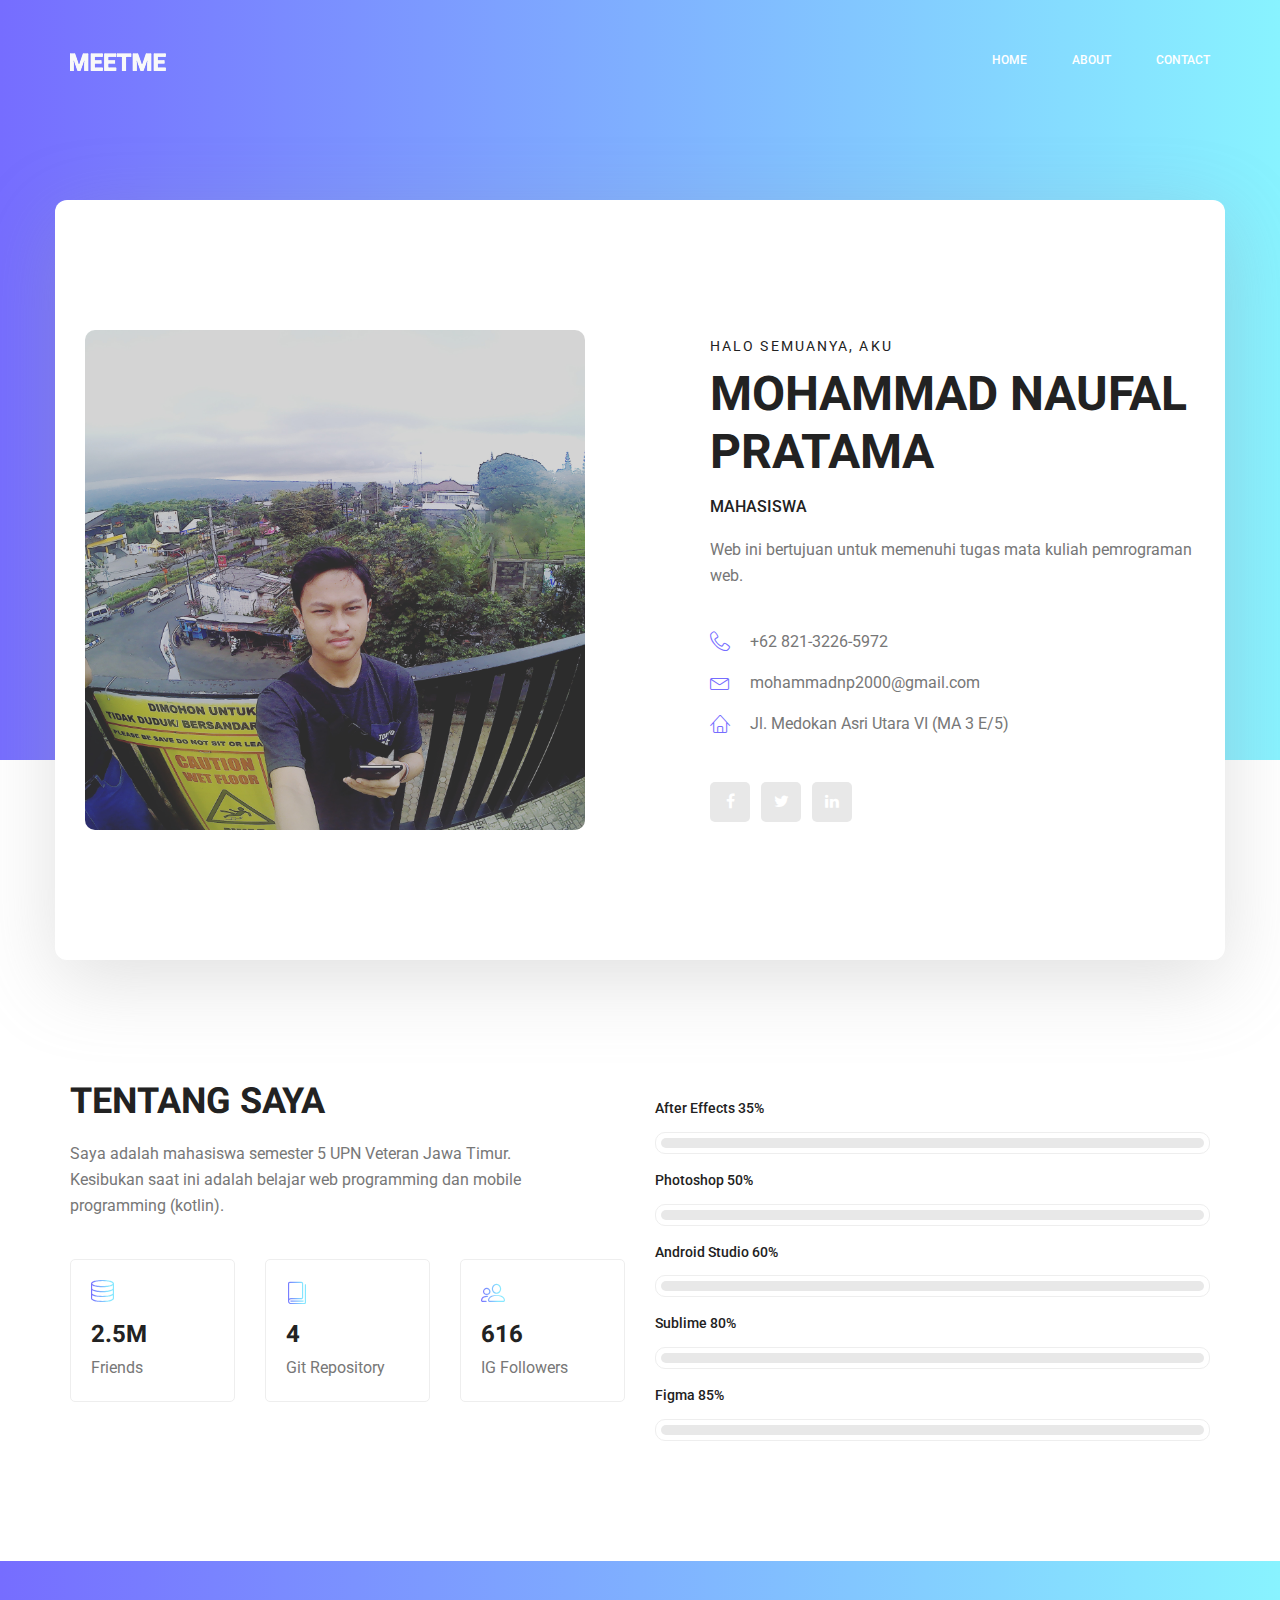
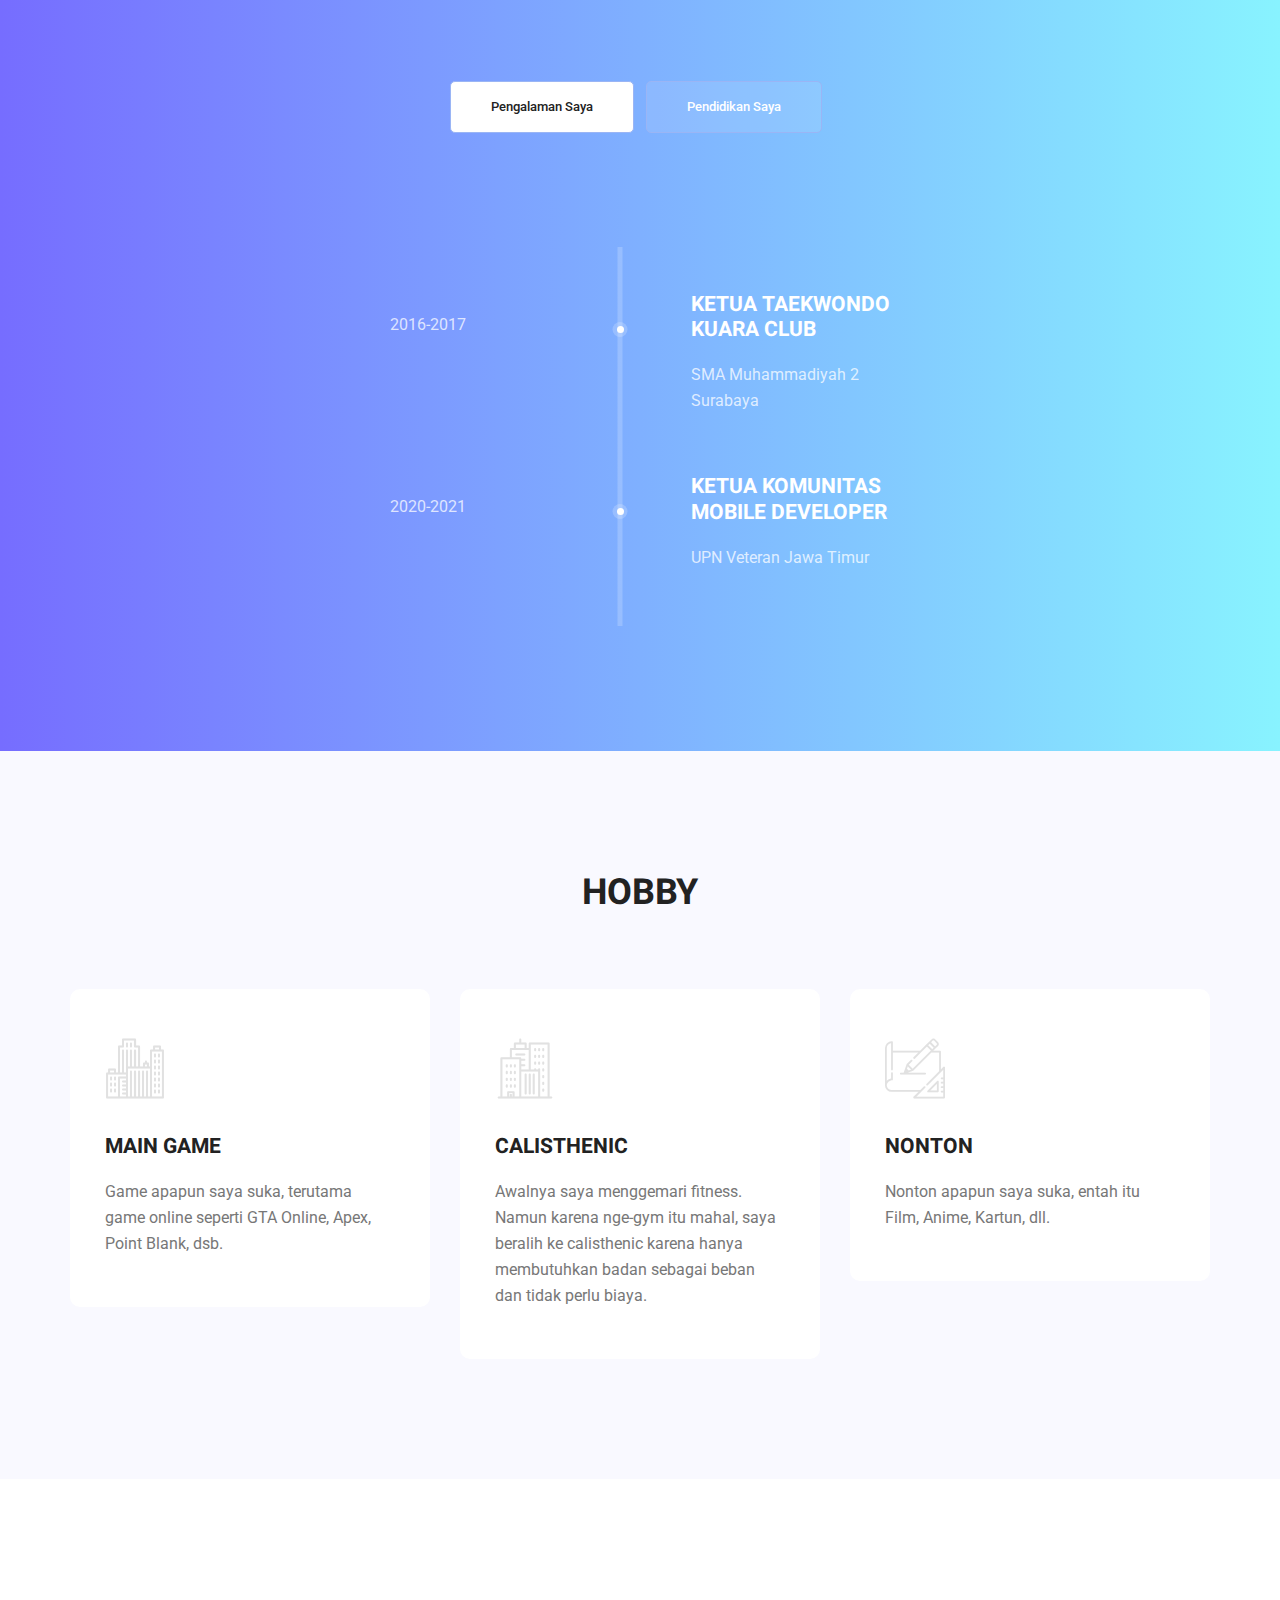
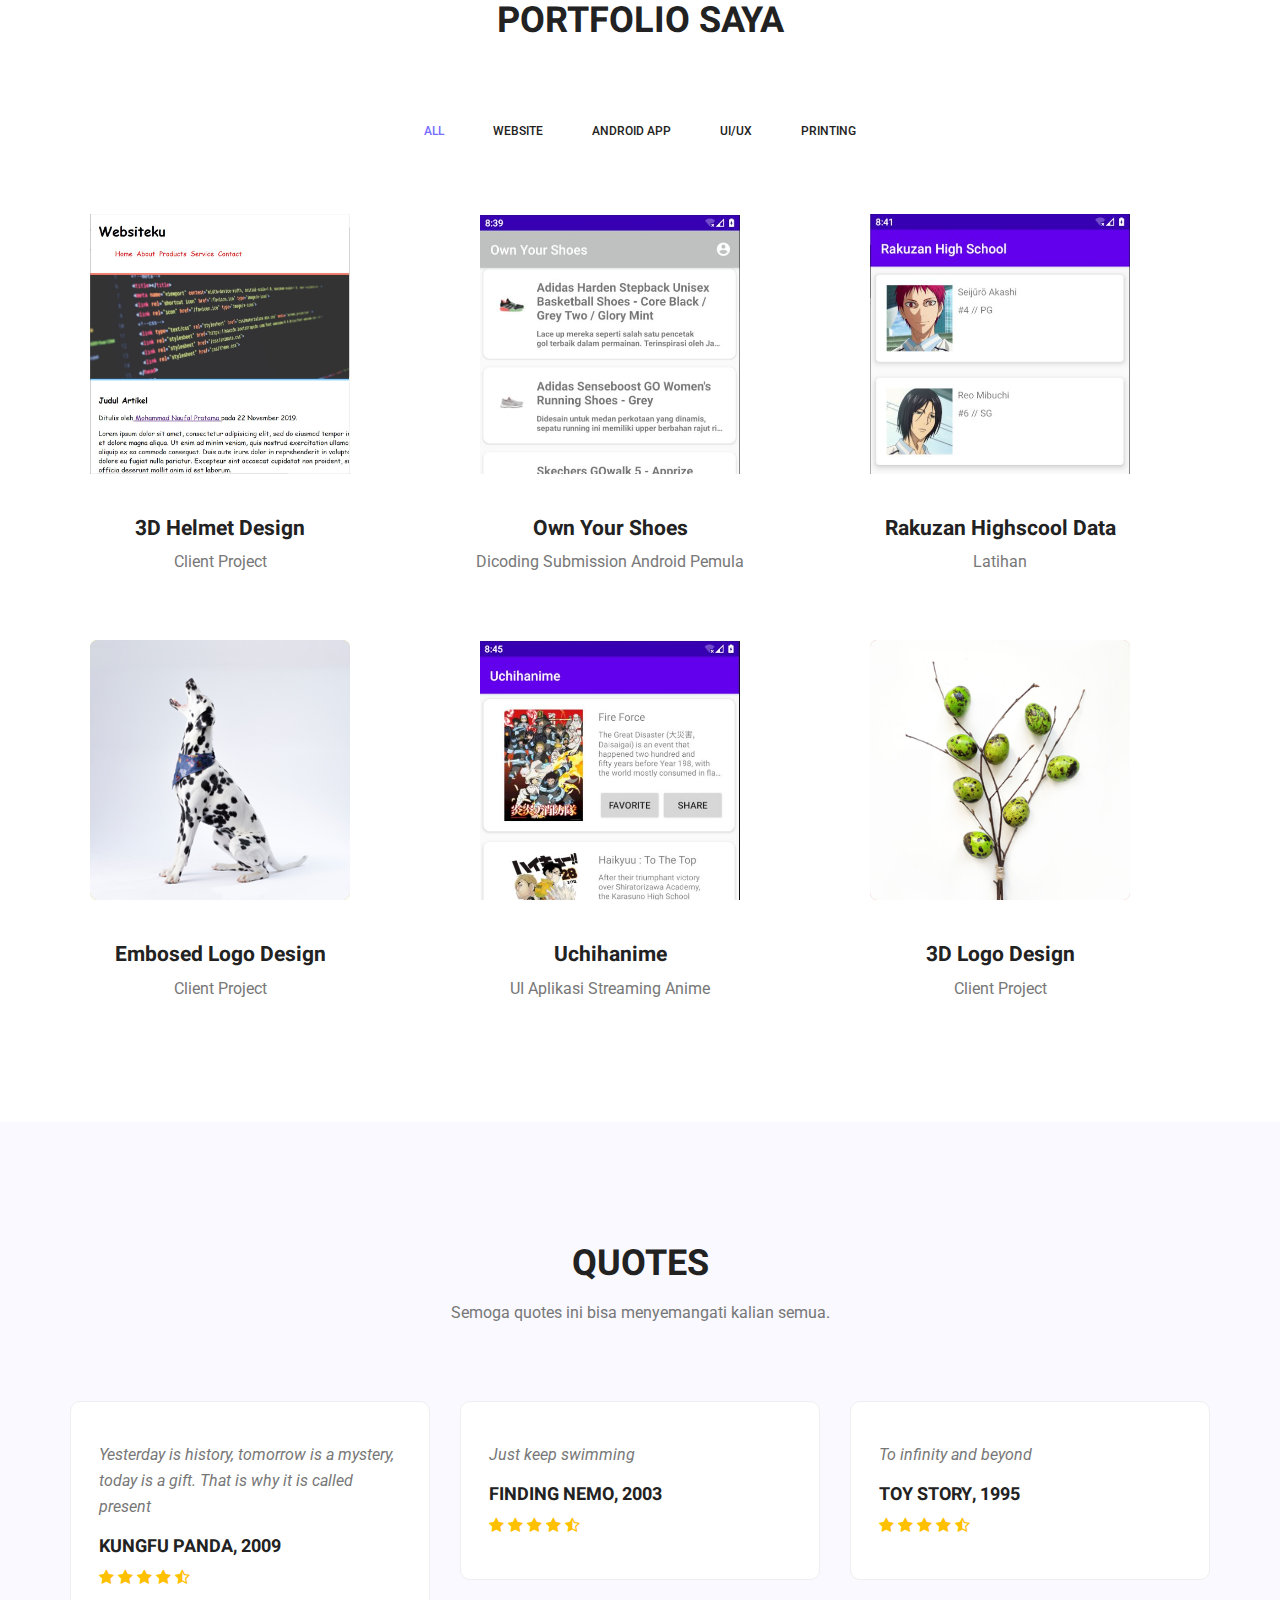
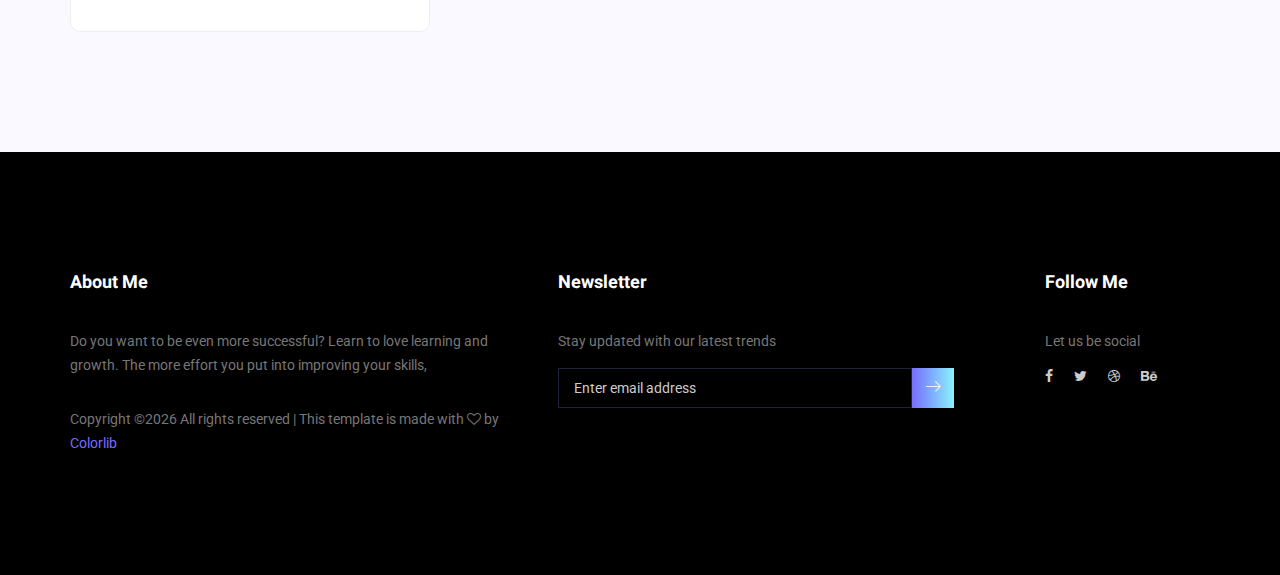
<file: index.html>
<!doctype html>
<html lang="en">

<head>
	<!-- Required meta tags -->
	<meta charset="utf-8">
	<meta name="viewport" content="width=device-width, initial-scale=1, shrink-to-fit=no">
	<link rel="icon" href="img/favicon.png" type="image/png">
	<title>MeetMe Personal</title>
	<!-- Bootstrap CSS -->
	<link rel="stylesheet" href="css/bootstrap.css">
	<link rel="stylesheet" href="vendors/linericon/style.css">
	<link rel="stylesheet" href="css/font-awesome.min.css">
	<link rel="stylesheet" href="vendors/owl-carousel/owl.carousel.min.css">
	<link rel="stylesheet" href="vendors/lightbox/simpleLightbox.css">
	<link rel="stylesheet" href="vendors/nice-select/css/nice-select.css">
	<link rel="stylesheet" href="vendors/animate-css/animate.css">
	<link rel="stylesheet" href="vendors/popup/magnific-popup.css">
	<link rel="stylesheet" href="vendors/flaticon/flaticon.css">
	<!-- main css -->
	<link rel="stylesheet" href="css/style.css">
	<link rel="stylesheet" href="css/responsive.css">
</head>

<body>

	<!--================Header Menu Area =================-->
	<header class="header_area">
		<div class="main_menu">
			<nav class="navbar navbar-expand-lg navbar-light">
				<div class="container box_1620">
					<!-- Brand and toggle get grouped for better mobile display -->
					<a class="navbar-brand logo_h" href="index.html"><img src="img/logo.png" alt=""></a>
					<button class="navbar-toggler" type="button" data-toggle="collapse"
						data-target="#navbarSupportedContent" aria-controls="navbarSupportedContent"
						aria-expanded="false" aria-label="Toggle navigation">
						<span class="icon-bar"></span>
						<span class="icon-bar"></span>
						<span class="icon-bar"></span>
					</button>
					<!-- Collect the nav links, forms, and other content for toggling -->
					<div class="collapse navbar-collapse offset" id="navbarSupportedContent">
						<ul class="nav navbar-nav menu_nav ml-auto">
							<li class="nav-item active"><a class="nav-link" href="index.html">Home</a></li>
							<li class="nav-item"><a class="nav-link" href="about-us.html">About</a></li>
							<li class="nav-item"><a class="nav-link" href="contact.html">Contact</a></li>
						</ul>
					</div>
				</div>
			</nav>
		</div>
	</header>
	<!--================Header Menu Area =================-->

	<!--================Home Banner Area =================-->
	<section class="home_banner_area">
		<div class="container box_1620">
			<div class="banner_inner d-flex align-items-center">
				<div class="banner_content">
					<div class="media">
						<div class="d-flex">
							<img src="img/apik.jpg" alt="">
						</div>
						<div class="media-body">
							<div class="personal_text">
								<h6>Halo Semuanya, Aku</h6>
								<h3>Mohammad Naufal Pratama</h3>
								<h4>Mahasiswa</h4>
								<p>Web ini bertujuan untuk memenuhi tugas mata kuliah pemrograman web.</p>
								<ul class="list basic_info">
									<li><a href="#"><i class="lnr lnr-phone-handset"></i> +62 821-3226-5972</a></li>
									<li><a href="#"><i class="lnr lnr-envelope"></i> mohammadnp2000@gmail.com</a></li>
									<li><a href="#"><i class="lnr lnr-home"></i> Jl. Medokan Asri Utara VI (MA 3
											E/5)</a></li>
								</ul>
								<ul class="list personal_social">
									<li><a href="#"><i class="fa fa-facebook"></i></a></li>
									<li><a href="#"><i class="fa fa-twitter"></i></a></li>
									<li><a href="#"><i class="fa fa-linkedin"></i></a></li>
								</ul>
							</div>
						</div>
					</div>
				</div>
			</div>
		</div>
	</section>
	<!--================End Home Banner Area =================-->

	<!--================Welcome Area =================-->
	<section class="welcome_area p_120">
		<div class="container">
			<div class="row welcome_inner">
				<div class="col-lg-6">
					<div class="welcome_text">
						<h4>Tentang Saya</h4>
						<p>Saya adalah mahasiswa semester 5 UPN Veteran Jawa Timur. Kesibukan saat ini adalah belajar
							web programming dan mobile programming (kotlin).
						</p>
						<div class="row">
							<div class="col-md-4">
								<div class="wel_item">
									<i class="lnr lnr-database"></i>
									<h4>2.5M</h4>
									<p>Friends</p>
								</div>
							</div>
							<div class="col-md-4">
								<div class="wel_item">
									<i class="lnr lnr-book"></i>
									<h4>4</h4>
									<p>Git Repository</p>
								</div>
							</div>
							<div class="col-md-4">
								<div class="wel_item">
									<i class="lnr lnr-users"></i>
									<h4>616</h4>
									<p>IG Followers</p>
								</div>
							</div>
						</div>
					</div>
				</div>
				<div class="col-lg-6">
					<div class="tools_expert">
						<div class="skill_main">
							<div class="skill_item">
								<h4>After Effects <span class="counter">35</span>%</h4>
								<div class="progress_br">
									<div class="progress">
										<div class="progress-bar" role="progressbar" aria-valuenow="35"
											aria-valuemin="0" aria-valuemax="100"></div>
									</div>
								</div>
							</div>
							<div class="skill_item">
								<h4>Photoshop <span class="counter">50</span>%</h4>
								<div class="progress_br">
									<div class="progress">
										<div class="progress-bar" role="progressbar" aria-valuenow="50"
											aria-valuemin="0" aria-valuemax="100"></div>
									</div>
								</div>
							</div>
							<div class="skill_item">
								<h4>Android Studio <span class="counter">60</span>%</h4>
								<div class="progress_br">
									<div class="progress">
										<div class="progress-bar" role="progressbar" aria-valuenow="60"
											aria-valuemin="0" aria-valuemax="100"></div>
									</div>
								</div>
							</div>
							<div class="skill_item">
								<h4>Sublime <span class="counter">80</span>%</h4>
								<div class="progress_br">
									<div class="progress">
										<div class="progress-bar" role="progressbar" aria-valuenow="80"
											aria-valuemin="0" aria-valuemax="100"></div>
									</div>
								</div>
							</div>
							<div class="skill_item">
								<h4>Figma <span class="counter">85</span>%</h4>
								<div class="progress_br">
									<div class="progress">
										<div class="progress-bar" role="progressbar" aria-valuenow="85"
											aria-valuemin="0" aria-valuemax="100"></div>
									</div>
								</div>
							</div>
						</div>
					</div>
				</div>
			</div>
		</div>
	</section>
	<!--================End Welcome Area =================-->

	<!--================My Tabs Area =================-->
	<section class="mytabs_area p_120">
		<div class="container">
			<div class="tabs_inner">
				<ul class="nav nav-tabs" id="myTab" role="tablist">
					<li class="nav-item">
						<a class="nav-link active" id="home-tab" data-toggle="tab" href="#home" role="tab"
							aria-controls="home" aria-selected="true">Pengalaman Saya</a>
					</li>
					<li class="nav-item">
						<a class="nav-link" id="profile-tab" data-toggle="tab" href="#profile" role="tab"
							aria-controls="profile" aria-selected="false">Pendidikan Saya</a>
					</li>
				</ul>
				<!--Bagian Pengalaman-->
				<div class="tab-content" id="myTabContent">
					<div class="tab-pane fade show active" id="home" role="tabpanel" aria-labelledby="home-tab">
						<ul class="list">
							<li>
								<span></span>
								<div class="media">
									<div class="d-flex">
										<p>2016-2017</p>
									</div>
									<div class="media-body">
										<h4>Ketua Taekwondo Kuara Club</h4>
										<p>SMA Muhammadiyah 2 Surabaya</p>
									</div>
								</div>
							</li>
							<li>
								<span></span>
								<div class="media">
									<div class="d-flex">
										<p>2020-2021</p>
									</div>
									<div class="media-body">
										<h4>Ketua Komunitas Mobile Developer</h4>
										<p>UPN Veteran Jawa Timur</p>
									</div>
								</div>
							</li>
						</ul>
					</div>
					<!--Bagian Pendidikan-->
					<div class="tab-pane fade" id="profile" role="tabpanel" aria-labelledby="profile-tab">
						<ul class="list">
							<li>
								<span></span>
								<div class="media">
									<div class="d-flex">
										<p>2006-2008</p>
									</div>
									<div class="media-body">
										<h4>SDN Rungkut Kidul 2 Surabaya</h4>
										<a target="_blank"
											href="https://profilsekolah.dispendik.surabaya.go.id/umum/sekolah.php?j=SD&npsn=20533422">
											<button>Visit</button>
										</a>
									</div>
								</div>
							</li>
							<li>
								<span></span>
								<div class="media">
									<div class="d-flex">
										<p>2008-2012</p>
									</div>
									<div class="media-body">
										<h4>SDN Medokan Ayu 2 Surabaya</h4>
										<a target="_blank" href="https://www.facebook.com/sdnmadu.surabaya">
											<button>Visit</button>
										</a>
									</div>
								</div>
							</li>
							<li>
								<span></span>
								<div class="media">
									<div class="d-flex">
										<p>2012-2015</p>
									</div>
									<div class="media-body">
										<h4>SMPN 19 Surabaya</h4>
										<a target="_blank" href="https://smpn19surabaya.sch.id/">
											<button>Visit</button>
										</a>
									</div>
								</div>
							</li>
							<li>
								<span></span>
								<div class="media">
									<div class="d-flex">
										<p>2015-2018</p>
									</div>
									<div class="media-body">
										<h4>SMA Muhammadiyah 2 Surabaya</h4>
										<a target="_blank" href="http://smamda.net/">
											<button>Visit</button>
										</a>
									</div>
								</div>
							</li>
						</ul>
					</div>
				</div>
			</div>
		</div>
	</section>
	<!--================End My Tabs Area =================-->

	<!--================Feature Area =================-->
	<section class="feature_area p_120">
		<div class="container">
			<div class="main_title">
				<h2>Hobby</h2>
			</div>
			<div class="feature_inner row">
				<div class="col-lg-4 col-md-6">
					<div class="feature_item">
						<i class="flaticon-city"></i>
						<h4>Main Game</h4>
						<p>Game apapun saya suka, terutama game online seperti GTA Online, Apex, Point Blank, dsb.</p>
					</div>
				</div>
				<div class="col-lg-4 col-md-6">
					<div class="feature_item">
						<i class="flaticon-skyline"></i>
						<h4>Calisthenic</h4>
						<p>Awalnya saya menggemari fitness. Namun karena nge-gym itu mahal, saya beralih ke calisthenic
							karena hanya membutuhkan badan sebagai beban dan tidak perlu biaya.</p>
					</div>
				</div>
				<div class="col-lg-4 col-md-6">
					<div class="feature_item">
						<i class="flaticon-sketch"></i>
						<h4>Nonton</h4>
						<p>Nonton apapun saya suka, entah itu Film, Anime, Kartun, dll.</p>
					</div>
				</div>
			</div>
		</div>
	</section>
	<!--================End Feature Area =================-->

	<!--================Home Gallery Area =================-->
	<section class="home_gallery_area p_120">
		<div class="container">
			<div class="main_title">
				<h2>Portfolio Saya</h2>
			</div>
			<div class="isotope_fillter">
				<ul class="gallery_filter list">
					<li class="active" data-filter="*"><a href="#">All</a></li>
					<li data-filter=".brand"><a href="#">Website</a></li>
					<li data-filter=".manipul"><a href="#">Android App</a></li>
					<li data-filter=".creative"><a href="#">UI/UX</a></li>
					<li data-filter=".design"><a href="#">Printing</a></li>
				</ul>
			</div>
		</div>
		<div class="container">
			<div class="gallery_f_inner row imageGallery1">
				<div class="col-lg-4 col-md-4 col-sm-6 brand manipul design print">
					<div class="h_gallery_item">
						<div class="g_img_item">
							<img class="img-fluid" src="img/gallery/project-1.jpg" alt="">
							<a class="light" href="img/gallery/project-1.jpg"><img src="img/gallery/icon.png"
									alt=""></a>
						</div>
						<div class="g_item_text">
							<h4>3D Helmet Design</h4>
							<p>Client Project</p>
						</div>
					</div>
				</div>
				<div class="col-lg-4 col-md-4 col-sm-6 brand manipul creative">
					<div class="h_gallery_item">
						<div class="g_img_item">
							<img class="img-fluid" src="img/gallery/project-2.jpg" alt="">
							<a class="light" href="img/gallery/project-2.jpg"><img src="img/gallery/icon.png"
									alt=""></a>
						</div>
						<div class="g_item_text">
							<h4>Own Your Shoes</h4>
							<p>Dicoding Submission Android Pemula</p>
						</div>
					</div>
				</div>
				<div class="col-lg-4 col-md-4 col-sm-6 manipul creative design print">
					<div class="h_gallery_item">
						<div class="g_img_item">
							<img class="img-fluid" src="img/gallery/project-3.jpg" alt="">
							<a class="light" href="img/gallery/project-3.jpg"><img src="img/gallery/icon.png"
									alt=""></a>
						</div>
						<div class="g_item_text">
							<h4>Rakuzan Highscool Data</h4>
							<p>Latihan</p>
						</div>
					</div>
				</div>
				<div class="col-lg-4 col-md-4 col-sm-6 brand creative print">
					<div class="h_gallery_item">
						<div class="g_img_item">
							<img class="img-fluid" src="img/gallery/project-4.jpg" alt="">
							<a class="light" href="img/gallery/project-4.jpg"><img src="img/gallery/icon.png"
									alt=""></a>
						</div>
						<div class="g_item_text">
							<h4>Embosed Logo Design</h4>
							<p>Client Project</p>
						</div>
					</div>
				</div>
				<div class="col-lg-4 col-md-4 col-sm-6 brand manipul design">
					<div class="h_gallery_item">
						<div class="g_img_item">
							<img class="img-fluid" src="img/gallery/project-5.jpg" alt="">
							<a class="light" href="img/gallery/project-5.jpg"><img src="img/gallery/icon.png"
									alt=""></a>
						</div>
						<div class="g_item_text">
							<h4>Uchihanime</h4>
							<p>UI Aplikasi Streaming Anime</p>
						</div>
					</div>
				</div>
				<div class="col-lg-4 col-md-4 col-sm-6 brand creative">
					<div class="h_gallery_item">
						<div class="g_img_item">
							<img class="img-fluid" src="img/gallery/project-6.jpg" alt="">
							<a class="light" href="img/gallery/project-6.jpg"><img src="img/gallery/icon.png"
									alt=""></a>
						</div>
						<div class="g_item_text">
							<h4>3D Logo Design</h4>
							<p>Client Project</p>
						</div>
					</div>
				</div>
			</div>
		</div>
	</section>
	<!--================End Home Gallery Area =================-->

	<!--================Testimonials Area =================-->
	<section class="testimonials_area p_120">
		<div class="container">
			<div class="main_title">
				<h2>Quotes</h2>
				<p>Semoga quotes ini bisa menyemangati kalian semua.</p>
			</div>
			<div class="testi_inner">
				<div class="testi_slider owl-carousel">
					<div class="item">
						<div class="testi_item">
							<p>Yesterday is history, tomorrow is a mystery, today is a gift. That is why it is called
								present</p>
							<h4>Kungfu Panda, 2009</h4>
							<a href="#"><i class="fa fa-star"></i></a>
							<a href="#"><i class="fa fa-star"></i></a>
							<a href="#"><i class="fa fa-star"></i></a>
							<a href="#"><i class="fa fa-star"></i></a>
							<a href="#"><i class="fa fa-star-half-o"></i></a>
						</div>
					</div>
					<div class="item">
						<div class="testi_item">
							<p>Just keep swimming</p>
							<h4>Finding Nemo, 2003</h4>
							<a href="#"><i class="fa fa-star"></i></a>
							<a href="#"><i class="fa fa-star"></i></a>
							<a href="#"><i class="fa fa-star"></i></a>
							<a href="#"><i class="fa fa-star"></i></a>
							<a href="#"><i class="fa fa-star-half-o"></i></a>
						</div>
					</div>
					<div class="item">
						<div class="testi_item">
							<p>To infinity and beyond</p>
							<h4>Toy Story, 1995</h4>
							<a href="#"><i class="fa fa-star"></i></a>
							<a href="#"><i class="fa fa-star"></i></a>
							<a href="#"><i class="fa fa-star"></i></a>
							<a href="#"><i class="fa fa-star"></i></a>
							<a href="#"><i class="fa fa-star-half-o"></i></a>
						</div>
					</div>
				</div>
			</div>
		</div>
	</section>
	<!--================End Testimonials Area =================-->

	<!--================Footer Area =================-->
	<footer class="footer_area p_120">
		<div class="container">
			<div class="row footer_inner">
				<div class="col-lg-5 col-sm-6">
					<aside class="f_widget ab_widget">
						<div class="f_title">
							<h3>About Me</h3>
						</div>
						<p>Do you want to be even more successful? Learn to love learning and growth. The more effort
							you put into improving your skills,</p>
						<p>
							<!-- Link back to Colorlib can't be removed. Template is licensed under CC BY 3.0. -->
							Copyright &copy;<script>
								document.write(new Date().getFullYear());
							</script> All rights reserved | This template is made with <i class="fa fa-heart-o"
								aria-hidden="true"></i> by <a href="https://colorlib.com" target="_blank">Colorlib</a>
							<!-- Link back to Colorlib can't be removed. Template is licensed under CC BY 3.0. -->
						</p>
					</aside>
				</div>
				<div class="col-lg-5 col-sm-6">
					<aside class="f_widget news_widget">
						<div class="f_title">
							<h3>Newsletter</h3>
						</div>
						<p>Stay updated with our latest trends</p>
						<div id="mc_embed_signup">
							<form target="_blank"
								action="https://spondonit.us12.list-manage.com/subscribe/post?u=1462626880ade1ac87bd9c93a&amp;id=92a4423d01"
								method="get" class="subscribe_form relative">
								<div class="input-group d-flex flex-row">
									<input name="EMAIL" placeholder="Enter email address"
										onfocus="this.placeholder = ''" onblur="this.placeholder = 'Email Address '"
										required="" type="email">
									<button class="btn sub-btn"><span class="lnr lnr-arrow-right"></span></button>
								</div>
								<div class="mt-10 info"></div>
							</form>
						</div>
					</aside>
				</div>
				<div class="col-lg-2">
					<aside class="f_widget social_widget">
						<div class="f_title">
							<h3>Follow Me</h3>
						</div>
						<p>Let us be social</p>
						<ul class="list">
							<li><a href="#"><i class="fa fa-facebook"></i></a></li>
							<li><a href="#"><i class="fa fa-twitter"></i></a></li>
							<li><a href="#"><i class="fa fa-dribbble"></i></a></li>
							<li><a href="#"><i class="fa fa-behance"></i></a></li>
						</ul>
					</aside>
				</div>
			</div>
		</div>
	</footer>
	<!--================End Footer Area =================-->






	<!-- Optional JavaScript -->
	<!-- jQuery first, then Popper.js, then Bootstrap JS -->
	<script src="js/jquery-3.3.1.min.js"></script>
	<script src="js/popper.js"></script>
	<script src="js/bootstrap.min.js"></script>
	<script src="js/stellar.js"></script>
	<script src="vendors/lightbox/simpleLightbox.min.js"></script>
	<script src="vendors/nice-select/js/jquery.nice-select.min.js"></script>
	<script src="vendors/isotope/imagesloaded.pkgd.min.js"></script>
	<script src="vendors/isotope/isotope.pkgd.min.js"></script>
	<script src="vendors/owl-carousel/owl.carousel.min.js"></script>
	<script src="vendors/popup/jquery.magnific-popup.min.js"></script>
	<script src="js/jquery.ajaxchimp.min.js"></script>
	<script src="vendors/counter-up/jquery.waypoints.min.js"></script>
	<script src="vendors/counter-up/jquery.counterup.min.js"></script>
	<script src="js/mail-script.js"></script>
	<script src="js/theme.js"></script>
</body>

</html>
</file>
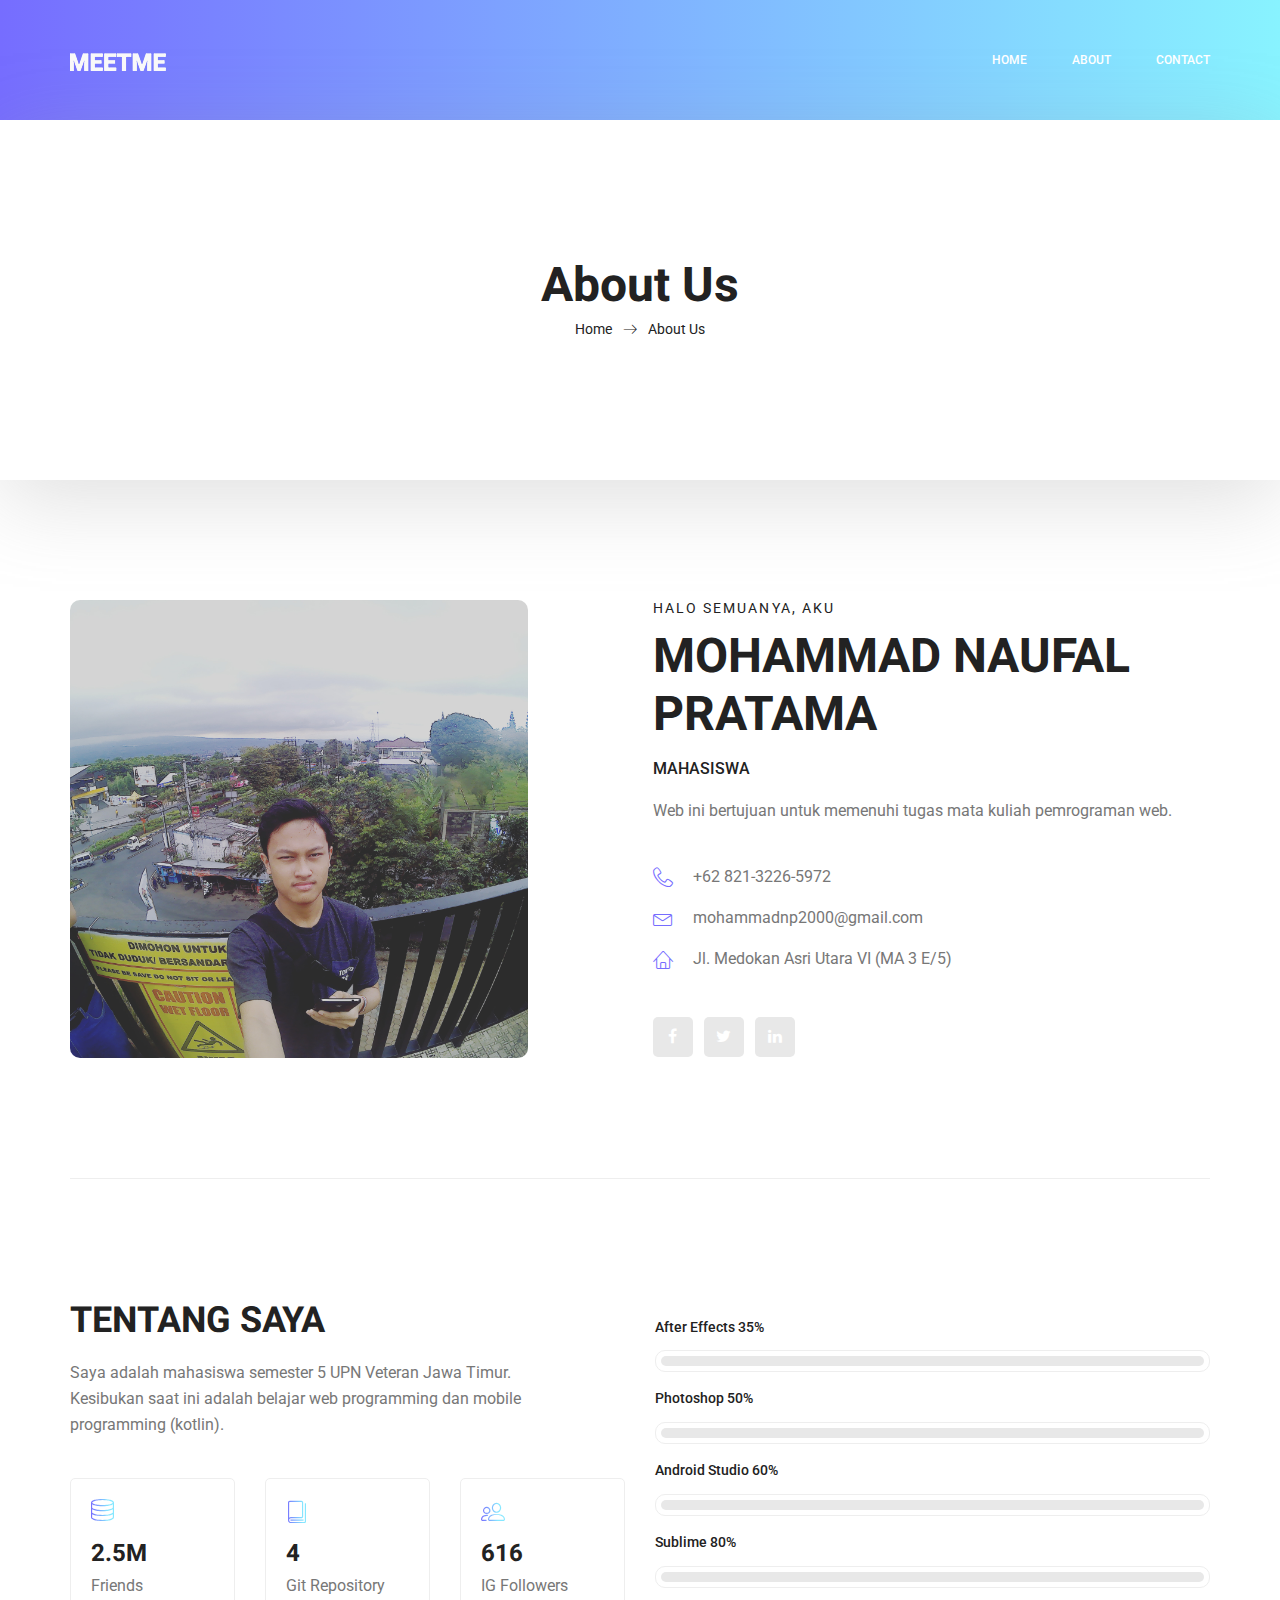
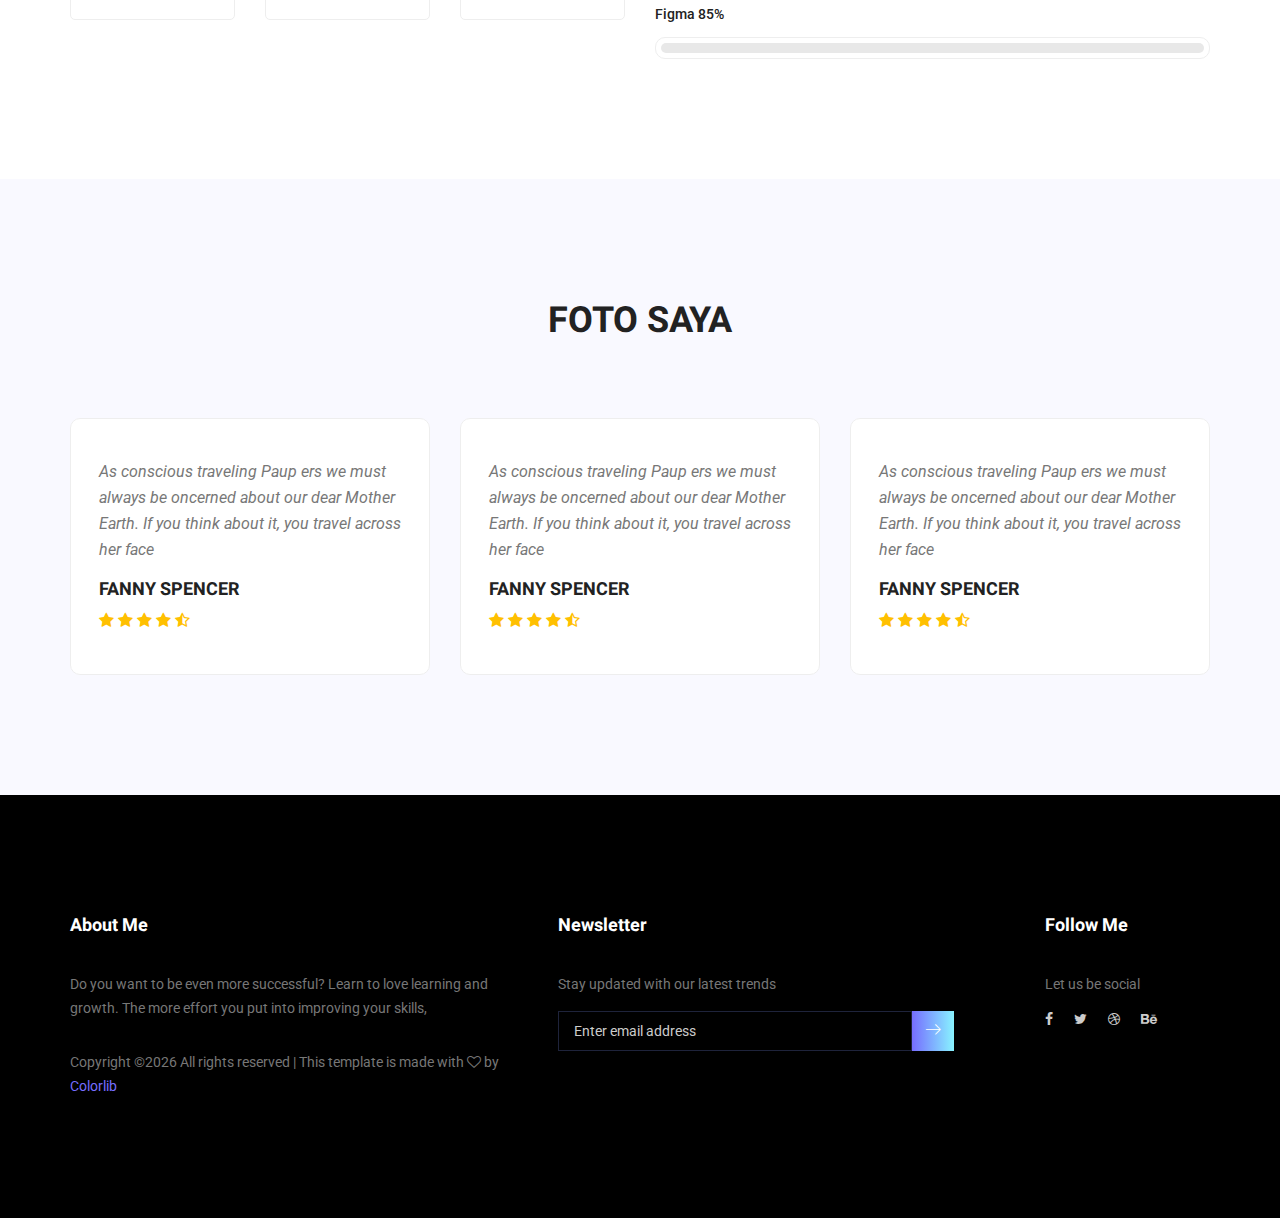
<file: about-us.html>
<!doctype html>
<html lang="en">

<head>
	<!-- Required meta tags -->
	<meta charset="utf-8">
	<meta name="viewport" content="width=device-width, initial-scale=1, shrink-to-fit=no">
	<link rel="icon" href="img/favicon.png" type="image/png">
	<title>MeetMe Personal</title>
	<!-- Bootstrap CSS -->
	<link rel="stylesheet" href="css/bootstrap.css">
	<link rel="stylesheet" href="vendors/linericon/style.css">
	<link rel="stylesheet" href="css/font-awesome.min.css">
	<link rel="stylesheet" href="vendors/owl-carousel/owl.carousel.min.css">
	<link rel="stylesheet" href="vendors/lightbox/simpleLightbox.css">
	<link rel="stylesheet" href="vendors/nice-select/css/nice-select.css">
	<link rel="stylesheet" href="vendors/animate-css/animate.css">
	<link rel="stylesheet" href="vendors/popup/magnific-popup.css">
	<!-- main css -->
	<link rel="stylesheet" href="css/style.css">
	<link rel="stylesheet" href="css/responsive.css">
</head>

<body>

	<!--================Header Menu Area =================-->
	<header class="header_area">
		<div class="main_menu">
			<nav class="navbar navbar-expand-lg navbar-light">
				<div class="container box_1620">
					<!-- Brand and toggle get grouped for better mobile display -->
					<a class="navbar-brand logo_h" href="index.html"><img src="img/logo.png" alt=""></a>
					<button class="navbar-toggler" type="button" data-toggle="collapse"
						data-target="#navbarSupportedContent" aria-controls="navbarSupportedContent"
						aria-expanded="false" aria-label="Toggle navigation">
						<span class="icon-bar"></span>
						<span class="icon-bar"></span>
						<span class="icon-bar"></span>
					</button>
					<!-- Collect the nav links, forms, and other content for toggling -->
					<div class="collapse navbar-collapse offset" id="navbarSupportedContent">
						<ul class="nav navbar-nav menu_nav ml-auto">
							<li class="nav-item active"><a class="nav-link" href="index.html">Home</a></li>
							<li class="nav-item"><a class="nav-link" href="about-us.html">About</a></li>
							<li class="nav-item"><a class="nav-link" href="contact.html">Contact</a></li>
						</ul>
					</div>
				</div>
			</nav>
		</div>
	</header>
	<!--================Header Menu Area =================-->

	<!--================Home Banner Area =================-->
	<section class="banner_area">
		<div class="box_1620">
			<div class="banner_inner d-flex align-items-center">
				<div class="container">
					<div class="banner_content text-center">
						<h2>About Us</h2>
						<div class="page_link">
							<a href="index.html">Home</a>
							<a href="about-us.html">About Us</a>
						</div>
					</div>
				</div>
			</div>
		</div>
	</section>
	<!--================End Home Banner Area =================-->


	<!--================Home Banner Area =================-->
	<section class="profile_area">
		<div class="container">
			<div class="profile_inner p_120">
				<div class="row">
					<div class="col-lg-5">
						<img class="img-fluid" src="img/apik.jpg" alt="" style="border-radius: 10px;">
					</div>
					<div class="col-lg-7">
						<div class="personal_text">
							<h6>Halo Semuanya, Aku</h6>
							<h3>Mohammad Naufal Pratama</h3>
							<h4>Mahasiswa</h4>
							<p>Web ini bertujuan untuk memenuhi tugas mata kuliah pemrograman web.</p>
							<ul class="list basic_info">
								<li><a href="#"><i class="lnr lnr-phone-handset"></i> +62 821-3226-5972</a></li>
								<li><a href="#"><i class="lnr lnr-envelope"></i> mohammadnp2000@gmail.com</a></li>
								<li><a href="#"><i class="lnr lnr-home"></i> Jl. Medokan Asri Utara VI (MA 3
										E/5)</a></li>
							</ul>
							<ul class="list personal_social">
								<li><a href="#"><i class="fa fa-facebook"></i></a></li>
								<li><a href="#"><i class="fa fa-twitter"></i></a></li>
								<li><a href="#"><i class="fa fa-linkedin"></i></a></li>
							</ul>
						</div>
					</div>
				</div>
			</div>
		</div>
	</section>
	<!--================End Home Banner Area =================-->

	<!--================Welcome Area =================-->
	<section class="welcome_area p_120">
		<div class="container">
			<div class="row welcome_inner">
				<div class="col-lg-6">
					<div class="welcome_text">
						<h4>Tentang Saya</h4>
						<p>Saya adalah mahasiswa semester 5 UPN Veteran Jawa Timur. Kesibukan saat ini adalah belajar
							web programming dan mobile programming (kotlin).
						</p>
						<div class="row">
							<div class="col-md-4">
								<div class="wel_item">
									<i class="lnr lnr-database"></i>
									<h4>2.5M</h4>
									<p>Friends</p>
								</div>
							</div>
							<div class="col-md-4">
								<div class="wel_item">
									<i class="lnr lnr-book"></i>
									<h4>4</h4>
									<p>Git Repository</p>
								</div>
							</div>
							<div class="col-md-4">
								<div class="wel_item">
									<i class="lnr lnr-users"></i>
									<h4>616</h4>
									<p>IG Followers</p>
								</div>
							</div>
						</div>
					</div>
				</div>
				<div class="col-lg-6">
					<div class="tools_expert">
						<div class="skill_main">
							<div class="skill_item">
								<h4>After Effects <span class="counter">35</span>%</h4>
								<div class="progress_br">
									<div class="progress">
										<div class="progress-bar" role="progressbar" aria-valuenow="35"
											aria-valuemin="0" aria-valuemax="100"></div>
									</div>
								</div>
							</div>
							<div class="skill_item">
								<h4>Photoshop <span class="counter">50</span>%</h4>
								<div class="progress_br">
									<div class="progress">
										<div class="progress-bar" role="progressbar" aria-valuenow="50"
											aria-valuemin="0" aria-valuemax="100"></div>
									</div>
								</div>
							</div>
							<div class="skill_item">
								<h4>Android Studio <span class="counter">60</span>%</h4>
								<div class="progress_br">
									<div class="progress">
										<div class="progress-bar" role="progressbar" aria-valuenow="60"
											aria-valuemin="0" aria-valuemax="100"></div>
									</div>
								</div>
							</div>
							<div class="skill_item">
								<h4>Sublime <span class="counter">80</span>%</h4>
								<div class="progress_br">
									<div class="progress">
										<div class="progress-bar" role="progressbar" aria-valuenow="80"
											aria-valuemin="0" aria-valuemax="100"></div>
									</div>
								</div>
							</div>
							<div class="skill_item">
								<h4>Figma <span class="counter">85</span>%</h4>
								<div class="progress_br">
									<div class="progress">
										<div class="progress-bar" role="progressbar" aria-valuenow="85"
											aria-valuemin="0" aria-valuemax="100"></div>
									</div>
								</div>
							</div>
						</div>
					</div>
				</div>
			</div>
		</div>
	</section>
	<!--================End Welcome Area =================-->

	<!--================Testimonials Area =================-->
	<section class="testimonials_area p_120">
		<div class="container">
			<div class="main_title">
				<h2>Foto Saya</h2>
			</div>
			<div class="testi_inner">
				<div class="testi_slider owl-carousel">
					<div class="item">
						<div class="testi_item">
							<p>As conscious traveling Paup ers we must always be oncerned about our dear Mother Earth.
								If you think about it, you travel across her face</p>
							<h4>Fanny Spencer</h4>
							<a href="#"><i class="fa fa-star"></i></a>
							<a href="#"><i class="fa fa-star"></i></a>
							<a href="#"><i class="fa fa-star"></i></a>
							<a href="#"><i class="fa fa-star"></i></a>
							<a href="#"><i class="fa fa-star-half-o"></i></a>
						</div>
					</div>
					<div class="item">
						<div class="testi_item">
							<p>As conscious traveling Paup ers we must always be oncerned about our dear Mother Earth.
								If you think about it, you travel across her face</p>
							<h4>Fanny Spencer</h4>
							<a href="#"><i class="fa fa-star"></i></a>
							<a href="#"><i class="fa fa-star"></i></a>
							<a href="#"><i class="fa fa-star"></i></a>
							<a href="#"><i class="fa fa-star"></i></a>
							<a href="#"><i class="fa fa-star-half-o"></i></a>
						</div>
					</div>
					<div class="item">
						<div class="testi_item">
							<p>As conscious traveling Paup ers we must always be oncerned about our dear Mother Earth.
								If you think about it, you travel across her face</p>
							<h4>Fanny Spencer</h4>
							<a href="#"><i class="fa fa-star"></i></a>
							<a href="#"><i class="fa fa-star"></i></a>
							<a href="#"><i class="fa fa-star"></i></a>
							<a href="#"><i class="fa fa-star"></i></a>
							<a href="#"><i class="fa fa-star-half-o"></i></a>
						</div>
					</div>
				</div>
			</div>
		</div>
	</section>
	<!--================End Testimonials Area =================-->

	<!--================Footer Area =================-->
	<footer class="footer_area p_120">
		<div class="container">
			<div class="row footer_inner">
				<div class="col-lg-5 col-sm-6">
					<aside class="f_widget ab_widget">
						<div class="f_title">
							<h3>About Me</h3>
						</div>
						<p>Do you want to be even more successful? Learn to love learning and growth. The more effort
							you put into improving your skills,</p>
						<p>
							<!-- Link back to Colorlib can't be removed. Template is licensed under CC BY 3.0. -->
							Copyright &copy;<script>
								document.write(new Date().getFullYear());
							</script> All rights reserved | This template is made with <i class="fa fa-heart-o"
								aria-hidden="true"></i> by <a href="https://colorlib.com" target="_blank">Colorlib</a>
							<!-- Link back to Colorlib can't be removed. Template is licensed under CC BY 3.0. -->
						</p>
					</aside>
				</div>
				<div class="col-lg-5 col-sm-6">
					<aside class="f_widget news_widget">
						<div class="f_title">
							<h3>Newsletter</h3>
						</div>
						<p>Stay updated with our latest trends</p>
						<div id="mc_embed_signup">
							<form target="_blank"
								action="https://spondonit.us12.list-manage.com/subscribe/post?u=1462626880ade1ac87bd9c93a&amp;id=92a4423d01"
								method="get" class="subscribe_form relative">
								<div class="input-group d-flex flex-row">
									<input name="EMAIL" placeholder="Enter email address"
										onfocus="this.placeholder = ''" onblur="this.placeholder = 'Email Address '"
										required="" type="email">
									<button class="btn sub-btn"><span class="lnr lnr-arrow-right"></span></button>
								</div>
								<div class="mt-10 info"></div>
							</form>
						</div>
					</aside>
				</div>
				<div class="col-lg-2">
					<aside class="f_widget social_widget">
						<div class="f_title">
							<h3>Follow Me</h3>
						</div>
						<p>Let us be social</p>
						<ul class="list">
							<li><a href="#"><i class="fa fa-facebook"></i></a></li>
							<li><a href="#"><i class="fa fa-twitter"></i></a></li>
							<li><a href="#"><i class="fa fa-dribbble"></i></a></li>
							<li><a href="#"><i class="fa fa-behance"></i></a></li>
						</ul>
					</aside>
				</div>
			</div>
		</div>
	</footer>
	<!--================End Footer Area =================-->




	<!-- Optional JavaScript -->
	<!-- jQuery first, then Popper.js, then Bootstrap JS -->
	<script src="js/jquery-3.3.1.min.js"></script>
	<script src="js/popper.js"></script>
	<script src="js/bootstrap.min.js"></script>
	<script src="js/stellar.js"></script>
	<script src="vendors/lightbox/simpleLightbox.min.js"></script>
	<script src="vendors/nice-select/js/jquery.nice-select.min.js"></script>
	<script src="vendors/isotope/imagesloaded.pkgd.min.js"></script>
	<script src="vendors/isotope/isotope.pkgd.min.js"></script>
	<script src="vendors/owl-carousel/owl.carousel.min.js"></script>
	<script src="vendors/popup/jquery.magnific-popup.min.js"></script>
	<script src="js/jquery.ajaxchimp.min.js"></script>
	<script src="vendors/counter-up/jquery.waypoints.min.js"></script>
	<script src="vendors/counter-up/jquery.counterup.min.js"></script>
	<script src="js/mail-script.js"></script>
	<script src="js/theme.js"></script>
</body>

</html>
</file>
<file: vendors/linericon/style.css>
@font-face {
	font-family: 'Linearicons-Free';
	src:url('fonts/Linearicons-Free.eot?w118d');
	src:url('fonts/Linearicons-Free.eot?#iefixw118d') format('embedded-opentype'),
		url('fonts/Linearicons-Free.woff2?w118d') format('woff2'),
		url('fonts/Linearicons-Free.woff?w118d') format('woff'),
		url('fonts/Linearicons-Free.ttf?w118d') format('truetype'),
		url('fonts/Linearicons-Free.svg?w118d#Linearicons-Free') format('svg');
	font-weight: normal;
	font-style: normal;
}

.lnr {
	font-family: 'Linearicons-Free';
	speak: none;
	font-style: normal;
	font-weight: normal;
	font-variant: normal;
	text-transform: none;
	line-height: 1;

	/* Better Font Rendering =========== */
	-webkit-font-smoothing: antialiased;
	-moz-osx-font-smoothing: grayscale;
}

.lnr-home:before {
	content: "\e800";
}
.lnr-apartment:before {
	content: "\e801";
}
.lnr-pencil:before {
	content: "\e802";
}
.lnr-magic-wand:before {
	content: "\e803";
}
.lnr-drop:before {
	content: "\e804";
}
.lnr-lighter:before {
	content: "\e805";
}
.lnr-poop:before {
	content: "\e806";
}
.lnr-sun:before {
	content: "\e807";
}
.lnr-moon:before {
	content: "\e808";
}
.lnr-cloud:before {
	content: "\e809";
}
.lnr-cloud-upload:before {
	content: "\e80a";
}
.lnr-cloud-download:before {
	content: "\e80b";
}
.lnr-cloud-sync:before {
	content: "\e80c";
}
.lnr-cloud-check:before {
	content: "\e80d";
}
.lnr-database:before {
	content: "\e80e";
}
.lnr-lock:before {
	content: "\e80f";
}
.lnr-cog:before {
	content: "\e810";
}
.lnr-trash:before {
	content: "\e811";
}
.lnr-dice:before {
	content: "\e812";
}
.lnr-heart:before {
	content: "\e813";
}
.lnr-star:before {
	content: "\e814";
}
.lnr-star-half:before {
	content: "\e815";
}
.lnr-star-empty:before {
	content: "\e816";
}
.lnr-flag:before {
	content: "\e817";
}
.lnr-envelope:before {
	content: "\e818";
}
.lnr-paperclip:before {
	content: "\e819";
}
.lnr-inbox:before {
	content: "\e81a";
}
.lnr-eye:before {
	content: "\e81b";
}
.lnr-printer:before {
	content: "\e81c";
}
.lnr-file-empty:before {
	content: "\e81d";
}
.lnr-file-add:before {
	content: "\e81e";
}
.lnr-enter:before {
	content: "\e81f";
}
.lnr-exit:before {
	content: "\e820";
}
.lnr-graduation-hat:before {
	content: "\e821";
}
.lnr-license:before {
	content: "\e822";
}
.lnr-music-note:before {
	content: "\e823";
}
.lnr-film-play:before {
	content: "\e824";
}
.lnr-camera-video:before {
	content: "\e825";
}
.lnr-camera:before {
	content: "\e826";
}
.lnr-picture:before {
	content: "\e827";
}
.lnr-book:before {
	content: "\e828";
}
.lnr-bookmark:before {
	content: "\e829";
}
.lnr-user:before {
	content: "\e82a";
}
.lnr-users:before {
	content: "\e82b";
}
.lnr-shirt:before {
	content: "\e82c";
}
.lnr-store:before {
	content: "\e82d";
}
.lnr-cart:before {
	content: "\e82e";
}
.lnr-tag:before {
	content: "\e82f";
}
.lnr-phone-handset:before {
	content: "\e830";
}
.lnr-phone:before {
	content: "\e831";
}
.lnr-pushpin:before {
	content: "\e832";
}
.lnr-map-marker:before {
	content: "\e833";
}
.lnr-map:before {
	content: "\e834";
}
.lnr-location:before {
	content: "\e835";
}
.lnr-calendar-full:before {
	content: "\e836";
}
.lnr-keyboard:before {
	content: "\e837";
}
.lnr-spell-check:before {
	content: "\e838";
}
.lnr-screen:before {
	content: "\e839";
}
.lnr-smartphone:before {
	content: "\e83a";
}
.lnr-tablet:before {
	content: "\e83b";
}
.lnr-laptop:before {
	content: "\e83c";
}
.lnr-laptop-phone:before {
	content: "\e83d";
}
.lnr-power-switch:before {
	content: "\e83e";
}
.lnr-bubble:before {
	content: "\e83f";
}
.lnr-heart-pulse:before {
	content: "\e840";
}
.lnr-construction:before {
	content: "\e841";
}
.lnr-pie-chart:before {
	content: "\e842";
}
.lnr-chart-bars:before {
	content: "\e843";
}
.lnr-gift:before {
	content: "\e844";
}
.lnr-diamond:before {
	content: "\e845";
}
.lnr-linearicons:before {
	content: "\e846";
}
.lnr-dinner:before {
	content: "\e847";
}
.lnr-coffee-cup:before {
	content: "\e848";
}
.lnr-leaf:before {
	content: "\e849";
}
.lnr-paw:before {
	content: "\e84a";
}
.lnr-rocket:before {
	content: "\e84b";
}
.lnr-briefcase:before {
	content: "\e84c";
}
.lnr-bus:before {
	content: "\e84d";
}
.lnr-car:before {
	content: "\e84e";
}
.lnr-train:before {
	content: "\e84f";
}
.lnr-bicycle:before {
	content: "\e850";
}
.lnr-wheelchair:before {
	content: "\e851";
}
.lnr-select:before {
	content: "\e852";
}
.lnr-earth:before {
	content: "\e853";
}
.lnr-smile:before {
	content: "\e854";
}
.lnr-sad:before {
	content: "\e855";
}
.lnr-neutral:before {
	content: "\e856";
}
.lnr-mustache:before {
	content: "\e857";
}
.lnr-alarm:before {
	content: "\e858";
}
.lnr-bullhorn:before {
	content: "\e859";
}
.lnr-volume-high:before {
	content: "\e85a";
}
.lnr-volume-medium:before {
	content: "\e85b";
}
.lnr-volume-low:before {
	content: "\e85c";
}
.lnr-volume:before {
	content: "\e85d";
}
.lnr-mic:before {
	content: "\e85e";
}
.lnr-hourglass:before {
	content: "\e85f";
}
.lnr-undo:before {
	content: "\e860";
}
.lnr-redo:before {
	content: "\e861";
}
.lnr-sync:before {
	content: "\e862";
}
.lnr-history:before {
	content: "\e863";
}
.lnr-clock:before {
	content: "\e864";
}
.lnr-download:before {
	content: "\e865";
}
.lnr-upload:before {
	content: "\e866";
}
.lnr-enter-down:before {
	content: "\e867";
}
.lnr-exit-up:before {
	content: "\e868";
}
.lnr-bug:before {
	content: "\e869";
}
.lnr-code:before {
	content: "\e86a";
}
.lnr-link:before {
	content: "\e86b";
}
.lnr-unlink:before {
	content: "\e86c";
}
.lnr-thumbs-up:before {
	content: "\e86d";
}
.lnr-thumbs-down:before {
	content: "\e86e";
}
.lnr-magnifier:before {
	content: "\e86f";
}
.lnr-cross:before {
	content: "\e870";
}
.lnr-menu:before {
	content: "\e871";
}
.lnr-list:before {
	content: "\e872";
}
.lnr-chevron-up:before {
	content: "\e873";
}
.lnr-chevron-down:before {
	content: "\e874";
}
.lnr-chevron-left:before {
	content: "\e875";
}
.lnr-chevron-right:before {
	content: "\e876";
}
.lnr-arrow-up:before {
	content: "\e877";
}
.lnr-arrow-down:before {
	content: "\e878";
}
.lnr-arrow-left:before {
	content: "\e879";
}
.lnr-arrow-right:before {
	content: "\e87a";
}
.lnr-move:before {
	content: "\e87b";
}
.lnr-warning:before {
	content: "\e87c";
}
.lnr-question-circle:before {
	content: "\e87d";
}
.lnr-menu-circle:before {
	content: "\e87e";
}
.lnr-checkmark-circle:before {
	content: "\e87f";
}
.lnr-cross-circle:before {
	content: "\e880";
}
.lnr-plus-circle:before {
	content: "\e881";
}
.lnr-circle-minus:before {
	content: "\e882";
}
.lnr-arrow-up-circle:before {
	content: "\e883";
}
.lnr-arrow-down-circle:before {
	content: "\e884";
}
.lnr-arrow-left-circle:before {
	content: "\e885";
}
.lnr-arrow-right-circle:before {
	content: "\e886";
}
.lnr-chevron-up-circle:before {
	content: "\e887";
}
.lnr-chevron-down-circle:before {
	content: "\e888";
}
.lnr-chevron-left-circle:before {
	content: "\e889";
}
.lnr-chevron-right-circle:before {
	content: "\e88a";
}
.lnr-crop:before {
	content: "\e88b";
}
.lnr-frame-expand:before {
	content: "\e88c";
}
.lnr-frame-contract:before {
	content: "\e88d";
}
.lnr-layers:before {
	content: "\e88e";
}
.lnr-funnel:before {
	content: "\e88f";
}
.lnr-text-format:before {
	content: "\e890";
}
.lnr-text-format-remove:before {
	content: "\e891";
}
.lnr-text-size:before {
	content: "\e892";
}
.lnr-bold:before {
	content: "\e893";
}
.lnr-italic:before {
	content: "\e894";
}
.lnr-underline:before {
	content: "\e895";
}
.lnr-strikethrough:before {
	content: "\e896";
}
.lnr-highlight:before {
	content: "\e897";
}
.lnr-text-align-left:before {
	content: "\e898";
}
.lnr-text-align-center:before {
	content: "\e899";
}
.lnr-text-align-right:before {
	content: "\e89a";
}
.lnr-text-align-justify:before {
	content: "\e89b";
}
.lnr-line-spacing:before {
	content: "\e89c";
}
.lnr-indent-increase:before {
	content: "\e89d";
}
.lnr-indent-decrease:before {
	content: "\e89e";
}
.lnr-pilcrow:before {
	content: "\e89f";
}
.lnr-direction-ltr:before {
	content: "\e8a0";
}
.lnr-direction-rtl:before {
	content: "\e8a1";
}
.lnr-page-break:before {
	content: "\e8a2";
}
.lnr-sort-alpha-asc:before {
	content: "\e8a3";
}
.lnr-sort-amount-asc:before {
	content: "\e8a4";
}
.lnr-hand:before {
	content: "\e8a5";
}
.lnr-pointer-up:before {
	content: "\e8a6";
}
.lnr-pointer-right:before {
	content: "\e8a7";
}
.lnr-pointer-down:before {
	content: "\e8a8";
}
.lnr-pointer-left:before {
	content: "\e8a9";
}
</file>
<file: vendors/nice-select/css/nice-select.css>
.nice-select {
  -webkit-tap-highlight-color: transparent;
  background-color: #fff;
  border-radius: 5px;
  border: solid 1px #e8e8e8;
  box-sizing: border-box;
  clear: both;
  cursor: pointer;
  display: block;
  float: left;
  font-family: inherit;
  font-size: 14px;
  font-weight: normal;
  height: 42px;
  line-height: 40px;
  outline: none;
  padding-left: 18px;
  padding-right: 30px;
  position: relative;
  text-align: left !important;
  -webkit-transition: all 0.2s ease-in-out;
  transition: all 0.2s ease-in-out;
  -webkit-user-select: none;
     -moz-user-select: none;
      -ms-user-select: none;
          user-select: none;
  white-space: nowrap;
  width: auto; }
  .nice-select:hover {
    border-color: #dbdbdb; }
  .nice-select:active, .nice-select.open, .nice-select:focus {
    border-color: #999; }
  .nice-select:after {
    border-bottom: 2px solid #999;
    border-right: 2px solid #999;
    content: '';
    display: block;
    height: 5px;
    margin-top: -4px;
    pointer-events: none;
    position: absolute;
    right: 12px;
    top: 50%;
    -webkit-transform-origin: 66% 66%;
        -ms-transform-origin: 66% 66%;
            transform-origin: 66% 66%;
    -webkit-transform: rotate(45deg);
        -ms-transform: rotate(45deg);
            transform: rotate(45deg);
    -webkit-transition: all 0.15s ease-in-out;
    transition: all 0.15s ease-in-out;
    width: 5px; }
  .nice-select.open:after {
    -webkit-transform: rotate(-135deg);
        -ms-transform: rotate(-135deg);
            transform: rotate(-135deg); }
  .nice-select.open .list {
    opacity: 1;
    pointer-events: auto;
    -webkit-transform: scale(1) translateY(0);
        -ms-transform: scale(1) translateY(0);
            transform: scale(1) translateY(0); }
  .nice-select.disabled {
    border-color: #ededed;
    color: #999;
    pointer-events: none; }
    .nice-select.disabled:after {
      border-color: #cccccc; }
  .nice-select.wide {
    width: 100%; }
    .nice-select.wide .list {
      left: 0 !important;
      right: 0 !important; }
  .nice-select.right {
    float: right; }
    .nice-select.right .list {
      left: auto;
      right: 0; }
  .nice-select.small {
    font-size: 12px;
    height: 36px;
    line-height: 34px; }
    .nice-select.small:after {
      height: 4px;
      width: 4px; }
    .nice-select.small .option {
      line-height: 34px;
      min-height: 34px; }
  .nice-select .list {
    background-color: #fff;
    border-radius: 5px;
    box-shadow: 0 0 0 1px rgba(68, 68, 68, 0.11);
    box-sizing: border-box;
    margin-top: 4px;
    opacity: 0;
    overflow: hidden;
    padding: 0;
    pointer-events: none;
    position: absolute;
    top: 100%;
    left: 0;
    -webkit-transform-origin: 50% 0;
        -ms-transform-origin: 50% 0;
            transform-origin: 50% 0;
    -webkit-transform: scale(0.75) translateY(-21px);
        -ms-transform: scale(0.75) translateY(-21px);
            transform: scale(0.75) translateY(-21px);
    -webkit-transition: all 0.2s cubic-bezier(0.5, 0, 0, 1.25), opacity 0.15s ease-out;
    transition: all 0.2s cubic-bezier(0.5, 0, 0, 1.25), opacity 0.15s ease-out;
    z-index: 9; }
    .nice-select .list:hover .option:not(:hover) {
      background-color: transparent !important; }
  .nice-select .option {
    cursor: pointer;
    font-weight: 400;
    line-height: 40px;
    list-style: none;
    min-height: 40px;
    outline: none;
    padding-left: 18px;
    padding-right: 29px;
    text-align: left;
    -webkit-transition: all 0.2s;
    transition: all 0.2s; }
    .nice-select .option:hover, .nice-select .option.focus, .nice-select .option.selected.focus {
      background-color: #f6f6f6; }
    .nice-select .option.selected {
      font-weight: bold; }
    .nice-select .option.disabled {
      background-color: transparent;
      color: #999;
      cursor: default; }

.no-csspointerevents .nice-select .list {
  display: none; }

.no-csspointerevents .nice-select.open .list {
  display: block; }
</file>
<file: vendors/flaticon/flaticon.css>
/*
  	Flaticon icon font: Flaticon
  	Creation date: 26/06/2018 17:19
  	*/

@font-face {
  font-family: "Flaticon";
  src: url("./Flaticon.eot");
  src: url("./Flaticon.eot?#iefix") format("embedded-opentype"),
       url("./Flaticon.woff") format("woff"),
       url("./Flaticon.ttf") format("truetype"),
       url("./Flaticon.svg#Flaticon") format("svg");
  font-weight: normal;
  font-style: normal;
}

@media screen and (-webkit-min-device-pixel-ratio:0) {
  @font-face {
    font-family: "Flaticon";
    src: url("./Flaticon.svg#Flaticon") format("svg");
  }
}

[class^="flaticon-"]:before, [class*=" flaticon-"]:before,
[class^="flaticon-"]:after, [class*=" flaticon-"]:after {   
  font-family: Flaticon;
        font-size: 20px;
font-style: normal;
margin-left: 20px;
}

.flaticon-skyline:before { content: "\f100"; }
.flaticon-sketch:before { content: "\f101"; }
.flaticon-city:before { content: "\f102"; }
</file>
<file: css/style.css>
/*----------------------------------------------------
@File: Default Styles
@Author: Rocky Ahmed
@URL: http://wethemez.com
Author E-mail: rockybd1995@gmail.com

This file contains the styling for the actual theme, this
is the file you need to edit to change the look of the
theme.
---------------------------------------------------- */
/*=====================================================================
@Template Name: Builder Construction 
@Author: Rocky Ahmed
@Developed By: Rocky Ahmed
@Developer URL: http://rocky.wethemez.com
Author E-mail: rockybd1995@gmail.com

@Default Styles

Table of Content:
01/ Variables
02/ predefin
03/ header
04/ button
05/ banner
06/ breadcrumb
07/ about
08/ team
09/ project 
10/ price 
11/ team 
12/ blog 
13/ video  
14/ features  
15/ career  
16/ contact 
17/ footer

=====================================================================*/
/*----------------------------------------------------*/
/*font Variables*/
/*Color Variables*/
/*=================== fonts ====================*/
@import url("https://fonts.googleapis.com/css?family=Heebo:300,400,700,900|Roboto:300,400,500,700");

/*---------------------------------------------------- */
/*----------------------------------------------------*/
.list {
  list-style: none;
  margin: 0px;
  padding: 0px;
}

a {
  text-decoration: none;
  transition: all 0.3s ease-in-out;
}

a:hover,
a:focus {
  text-decoration: none;
  outline: none;
}

.row.m0 {
  margin: 0px;
}

body {
  line-height: 26px;
  font-size: 16px;
  font-family: "Roboto", sans-serif;
  font-weight: normal;
  color: #777777;
}

h1,
h2,
h3,
h4,
h5,
h6 {
  font-family: "Heebo", sans-serif;
  font-weight: bold;
}

button:focus {
  outline: none;
  box-shadow: none;
}

.p0 {
  padding-left: 0px;
  padding-right: 0px;
}

.p_120 {
  padding-top: 120px;
  padding-bottom: 120px;
}

.p_100 {
  padding-top: 100px;
  padding-bottom: 100px;
}

.pad_top {
  padding-top: 120px;
}

.pad_bt {
  padding-bottom: 120px;
}

.mt-25 {
  margin-top: 25px;
}

@media (min-width: 1200px) {
  .container {
    max-width: 1170px;
  }
}

@media (min-width: 1620px) {
  .box_1620 {
    max-width: 1620px;
    margin: auto;
    width: 100%;
    padding-left: 0px;
    padding-right: 0px;
  }
}

/* Main Title Area css
============================================================================================ */
.main_title {
  text-align: center;
  max-width: 670px;
  margin: 0px auto 75px;
}

.main_title h2 {
  font-family: "Heebo", sans-serif;
  font-size: 36px;
  color: #222222;
  margin-bottom: 15px;
  text-transform: uppercase;
}

.main_title p {
  font-size: 16px;
  font-family: "Roboto", sans-serif;
  font-weight: normal;
  line-height: 26px;
  color: #777777;
  margin-bottom: 0px;
}

/* End Main Title Area css
============================================================================================ */
/*---------------------------------------------------- */
/*----------------------------------------------------*/
.header_area {
  position: absolute;
  width: 100%;
  top: 0;
  left: 0;
  z-index: 99;
  transition: background 0.4s, all 0.3s linear;
}

.header_area .navbar {
  background: transparent;
  padding: 0px;
  border: 0px;
  border-radius: 0px;
}

.header_area .navbar .nav .nav-item {
  margin-right: 45px;
}

.header_area .navbar .nav .nav-item .nav-link {
  font: 500 12px/120px "Roboto", sans-serif;
  text-transform: uppercase;
  color: #fff;
  padding: 0px;
  display: inline-block;
}

.header_area .navbar .nav .nav-item .nav-link:after {
  display: none;
}

.header_area .navbar .nav .nav-item:hover .nav-link,
.header_area .navbar .nav .nav-item.active .nav-link {
  color: #fff;
}

.header_area .navbar .nav .nav-item.submenu {
  position: relative;
}

.header_area .navbar .nav .nav-item.submenu ul {
  border: none;
  padding: 0px;
  border-radius: 0px;
  box-shadow: none;
  margin: 0px;
  background: #fff;
  box-shadow: 0px 3px 16px 0px rgba(0, 0, 0, 0.1);
}

@media (min-width: 992px) {
  .header_area .navbar .nav .nav-item.submenu ul {
    position: absolute;
    top: 120%;
    left: 0px;
    min-width: 200px;
    text-align: left;
    opacity: 0;
    transition: all 300ms ease-in;
    visibility: hidden;
    display: block;
    border: none;
    padding: 0px;
    border-radius: 0px;
  }
}

.header_area .navbar .nav .nav-item.submenu ul:before {
  content: "";
  width: 0;
  height: 0;
  border-style: solid;
  border-width: 10px 10px 0 10px;
  border-color: #eeeeee transparent transparent transparent;
  position: absolute;
  right: 24px;
  top: 45px;
  z-index: 3;
  opacity: 0;
  transition: all 400ms linear;
}

.header_area .navbar .nav .nav-item.submenu ul .nav-item {
  display: block;
  float: none;
  margin-right: 0px;
  border-bottom: 1px solid #ededed;
  margin-left: 0px;
  transition: all 0.4s linear;
}

.header_area .navbar .nav .nav-item.submenu ul .nav-item .nav-link {
  line-height: 45px;
  color: #222222;
  padding: 0px 30px;
  transition: all 150ms linear;
  display: block;
  margin-right: 0px;
}

.header_area .navbar .nav .nav-item.submenu ul .nav-item:last-child {
  border-bottom: none;
}

.header_area .navbar .nav .nav-item.submenu ul .nav-item:hover .nav-link {
  background: #766dff;
  color: #fff;
}

@media (min-width: 992px) {
  .header_area .navbar .nav .nav-item.submenu:hover ul {
    visibility: visible;
    opacity: 1;
    top: 100%;
  }
}

.header_area .navbar .nav .nav-item.submenu:hover ul .nav-item {
  margin-top: 0px;
}

.header_area .navbar .nav .nav-item:last-child {
  margin-right: 0px;
}

.header_area .navbar .search {
  font-size: 12px;
  line-height: 60px;
  display: inline-block;
  color: #222222;
  margin-left: 80px;
}

.header_area .navbar .search i {
  font-weight: 600;
}

.header_area.navbar_fixed .main_menu {
  position: fixed;
  width: 100%;
  top: -70px;
  left: 0;
  right: 0;
  background: #000;
  transform: translateY(70px);
  transition: transform 500ms ease, background 500ms ease;
  -webkit-transition: transform 500ms ease, background 500ms ease;
  box-shadow: 0px 3px 16px 0px rgba(0, 0, 0, 0.1);
}

.header_area.navbar_fixed .main_menu .navbar .nav .nav-item .nav-link {
  line-height: 70px;
}

.top_menu {
  background: #f9f9ff;
}

.top_menu .header_social li {
  display: inline-block;
  margin-right: 15px;
}

.top_menu .header_social li a {
  font-size: 14px;
  color: #777777;
  display: inline-block;
  line-height: 42px;
  transition: all 300ms linear 0s;
}

.top_menu .header_social li:last-child {
  margin-right: 0px;
}

.top_menu .header_social li:hover a {
  color: #766dff;
}

.top_menu .dn_btn {
  line-height: 42px;
  display: inline-block;
  font-size: 12px;
  margin-right: 30px;
  font-family: "Roboto", sans-serif;
  font-weight: normal;
  color: #777777;
  transition: all 300ms linear 0s;
}

.top_menu .dn_btn:hover {
  color: #766dff;
}

.top_menu .dn_btn:last-child {
  margin-right: 0px;
}

.top_menu .lan_pack {
  height: 30px;
  border: 1px solid #eeeeee;
  border-radius: 3px;
  line-height: 28px;
  font-size: 12px;
  font-family: "Roboto", sans-serif;
  font-weight: 500;
  padding-left: 19px;
  padding-right: 36px;
  color: #777777;
  background: #f9f9ff;
  margin-right: 5px;
  margin-top: 8px;
}

.top_menu .lan_pack .current {
  color: #777777;
}

.top_menu .lan_pack:after {
  content: "\f0d7";
  border: none !important;
  font: normal normal normal 12px/1 FontAwesome;
  transform: rotate(0deg);
  height: auto;
  margin-top: -6px;
  right: 20px;
}

/*---------------------------------------------------- */
/*----------------------------------------------------*/
/* Home Banner Area css
============================================================================================ */
.home_banner_area {
  position: relative;
  z-index: 1;
  background-image: -moz-linear-gradient(0deg, #766dff 0%, #88f3ff 100%);
  background-image: -webkit-linear-gradient(0deg, #766dff 0%, #88f3ff 100%);
  background-image: -ms-linear-gradient(0deg, #766dff 0%, #88f3ff 100%);
  margin-bottom: 200px;
}

.home_banner_area .box_1620 {
  min-height: 700px;
  border-radius: 12px;
  position: relative;
  bottom: -200px;
  background: #fff;
  padding: 30px;
  box-shadow: 0px 20px 80px 0px rgba(153, 153, 153, 0.3);
}

.home_banner_area .banner_inner {
  position: relative;
  width: 100%;
  min-height: 700px;
  display: flex;
}

.home_banner_area .banner_inner .banner_content {
  color: #222222;
  vertical-align: middle;
  align-self: center;
  text-align: left;
}


.home_banner_area .banner_inner .banner_content .media .d-flex {
  padding-right: 125px;
}

.d-flex img {
  width: 500px;
  height: 500px;
  border-radius: 10px;
}

.home_banner_area .banner_inner .banner_content .media .media-body {
  vertical-align: middle;
  align-self: center;
}

.blog_banner {
  min-height: 780px;
  position: relative;
  z-index: 1;
  overflow: hidden;
  margin-bottom: 0px;
}

.blog_banner .banner_inner {
  background: #04091e;
  position: relative;
  overflow: hidden;
  width: 100%;
  min-height: 780px;
  z-index: 1;
}

.blog_banner .banner_inner .overlay {
  background: url(../img/banner/banner-2.jpg) no-repeat scroll center center;
  opacity: .5;
  height: 125%;
  position: absolute;
  left: 0px;
  top: 0px;
  width: 100%;
  z-index: -1;
}

.blog_banner .banner_inner .blog_b_text {
  max-width: 700px;
  margin: auto;
  color: #fff;
}

.blog_banner .banner_inner .blog_b_text h2 {
  font-size: 60px;
  font-weight: bold;
  font-family: "Heebo", sans-serif;
  line-height: 66px;
  margin-bottom: 15px;
  text-transform: uppercase;
}

.blog_banner .banner_inner .blog_b_text p {
  font-size: 16px;
  margin-bottom: 35px;
}

.blog_banner .banner_inner .blog_b_text .white_bg_btn {
  line-height: 42px;
  padding: 0px 45px;
  border-radius: 5px;
}

.banner_box {
  max-width: 1620px;
  margin: auto;
}

.banner_area {
  position: relative;
  z-index: 1;
  min-height: 350px;
  background-image: -moz-linear-gradient(0deg, #766dff 0%, #88f3ff 100%);
  background-image: -webkit-linear-gradient(0deg, #766dff 0%, #88f3ff 100%);
  background-image: -ms-linear-gradient(0deg, #766dff 0%, #88f3ff 100%);
  margin-bottom: 120px;
}

.banner_area .box_1620 {
  background: #fff;
  min-height: 360px;
  border-radius: 12px;
  position: relative;
  bottom: -120px;
  box-shadow: 0px 20px 80px 0px rgba(153, 153, 153, 0.3);
}

.banner_area .banner_inner {
  position: relative;
  overflow: hidden;
  width: 100%;
  min-height: 360px;
  z-index: 1;
}

.banner_area .banner_inner .banner_content h2 {
  color: #222222;
  font-size: 48px;
  font-family: "Heebo", sans-serif;
  margin-bottom: 0px;
  font-weight: bold;
}

.banner_area .banner_inner .banner_content .page_link a {
  font-size: 14px;
  color: #222222;
  font-family: "Roboto", sans-serif;
  margin-right: 32px;
  position: relative;
}

.banner_area .banner_inner .banner_content .page_link a:before {
  content: "\e87a";
  font-family: 'Linearicons-Free';
  position: absolute;
  right: -25px;
  top: 50%;
  transform: translateY(-50%);
}

.banner_area .banner_inner .banner_content .page_link a:last-child {
  margin-right: 0px;
}

.banner_area .banner_inner .banner_content .page_link a:last-child:before {
  display: none;
}

.banner_area .banner_inner .banner_content .page_link a:hover {
  color: #766dff;
}

/* End Home Banner Area css
============================================================================================ */
/*---------------------------------------------------- */
/*----------------------------------------------------*/
/* Latest Blog Area css
============================================================================================ */
.latest_blog_inner {
  margin-bottom: -30px;
}

.l_blog_item {
  margin-bottom: 30px;
}

.l_blog_item .date {
  font-size: 13px;
  font-family: "Roboto", sans-serif;
  font-weight: normal;
  color: #777777;
  margin-top: 20px;
  display: block;
  margin-bottom: 15px;
}

.l_blog_item h4 {
  font-size: 18px;
  line-height: 24px;
  color: #222222;
  border-bottom: 1px solid #eeeeee;
  padding-bottom: 20px;
  margin-bottom: 20px;
  transition: all 300ms linear 0s;
}

.l_blog_item p {
  margin-bottom: 0px;
}

.l_blog_item:hover h4 {
  color: #766dff;
}

/* End Latest Blog Area css
============================================================================================ */
/*================= latest_blog_area css =============*/
.single-recent-blog-post {
  margin-bottom: 30px;
}

.single-recent-blog-post .thumb {
  overflow: hidden;
}

.single-recent-blog-post .thumb img {
  transition: all 0.7s linear;
}

.single-recent-blog-post .details {
  padding-top: 30px;
}

.single-recent-blog-post .details .sec_h4 {
  line-height: 24px;
  padding: 10px 0px 13px;
  transition: all 0.3s linear;
}

.single-recent-blog-post .details .sec_h4:hover {
  color: #777777;
}

.single-recent-blog-post .date {
  font-size: 14px;
  line-height: 24px;
  font-weight: 400;
}

.single-recent-blog-post:hover img {
  transform: scale(1.23) rotate(10deg);
}

.tags .tag_btn {
  font-size: 12px;
  font-weight: 500;
  line-height: 20px;
  border: 1px solid #eeeeee;
  display: inline-block;
  padding: 1px 18px;
  text-align: center;
  color: #222222;
}

.tags .tag_btn:before {
  background: #766dff;
}

.tags .tag_btn+.tag_btn {
  margin-left: 2px;
}

/*========= blog_categorie_area css ===========*/
.blog_categorie_area {
  padding-top: 80px;
  padding-bottom: 80px;
}

.categories_post {
  position: relative;
  text-align: center;
  cursor: pointer;
}

.categories_post img {
  max-width: 100%;
}

.categories_post .categories_details {
  position: absolute;
  top: 20px;
  left: 20px;
  right: 20px;
  bottom: 20px;
  background: rgba(34, 34, 34, 0.8);
  color: #fff;
  transition: all 0.3s linear;
  display: flex;
  align-items: center;
  justify-content: center;
}

.categories_post .categories_details h5 {
  margin-bottom: 0px;
  font-size: 18px;
  line-height: 26px;
  text-transform: uppercase;
  color: #fff;
  position: relative;
}

.categories_post .categories_details p {
  font-weight: 300;
  font-size: 14px;
  line-height: 26px;
  margin-bottom: 0px;
}

.categories_post .categories_details .border_line {
  margin: 10px 0px;
  background: #fff;
  width: 100%;
  height: 1px;
}

.categories_post:hover .categories_details {
  background-image: -moz-linear-gradient(0deg, #766dff 0%, #88f3ff 100%);
  background-image: -webkit-linear-gradient(0deg, #766dff 0%, #88f3ff 100%);
  background-image: -ms-linear-gradient(0deg, #766dff 0%, #88f3ff 100%);
  opacity: 0.851;
}

/*============ blog_left_sidebar css ==============*/
.blog_item {
  margin-bottom: 40px;
}

.blog_info {
  padding-top: 30px;
}

.blog_info .post_tag {
  padding-bottom: 20px;
}

.blog_info .post_tag a {
  font: 300 14px/21px "Roboto", sans-serif;
  color: #222222;
}

.blog_info .post_tag a:hover {
  color: #777777;
}

.blog_info .post_tag a.active {
  color: #766dff;
}

.blog_info .blog_meta li a {
  font: 300 14px/20px "Roboto", sans-serif;
  color: #777777;
  vertical-align: middle;
  padding-bottom: 12px;
  display: inline-block;
}

.blog_info .blog_meta li a i {
  color: #222222;
  font-size: 16px;
  font-weight: 600;
  padding-left: 15px;
  line-height: 20px;
  vertical-align: middle;
}

.blog_info .blog_meta li a:hover {
  color: #766dff;
}

.blog_post img {
  max-width: 100%;
}

.blog_details {
  padding-top: 20px;
}

.blog_details h2 {
  font-size: 24px;
  line-height: 36px;
  color: #222222;
  font-weight: 600;
  transition: all 0.3s linear;
}

.blog_details h2:hover {
  color: #766dff;
}

.blog_details p {
  margin-bottom: 26px;
}

.view_btn {
  font-size: 14px;
  line-height: 36px;
  display: inline-block;
  color: #222222;
  font-weight: 500;
  padding: 0px 30px;
  background: #fff;
}

.blog_right_sidebar {
  border: 1px solid #eeeeee;
  background: #fafaff;
  padding: 30px;
}

.blog_right_sidebar .widget_title {
  font-size: 18px;
  line-height: 25px;
  background: #766dff;
  text-align: center;
  color: #fff;
  padding: 8px 0px;
  margin-bottom: 30px;
}

.blog_right_sidebar .search_widget .input-group .form-control {
  font-size: 14px;
  line-height: 29px;
  border: 0px;
  width: 100%;
  font-weight: 300;
  color: #fff;
  padding-left: 20px;
  border-radius: 45px;
  z-index: 0;
  background: #766dff;
}

.blog_right_sidebar .search_widget .input-group .form-control.placeholder {
  color: #fff;
}

.blog_right_sidebar .search_widget .input-group .form-control:-moz-placeholder {
  color: #fff;
}

.blog_right_sidebar .search_widget .input-group .form-control::-moz-placeholder {
  color: #fff;
}

.blog_right_sidebar .search_widget .input-group .form-control::-webkit-input-placeholder {
  color: #fff;
}

.blog_right_sidebar .search_widget .input-group .form-control:focus {
  box-shadow: none;
}

.blog_right_sidebar .search_widget .input-group .btn-default {
  position: absolute;
  right: 20px;
  background: transparent;
  border: 0px;
  box-shadow: none;
  font-size: 14px;
  color: #fff;
  padding: 0px;
  top: 50%;
  transform: translateY(-50%);
  z-index: 1;
}

.blog_right_sidebar .author_widget {
  text-align: center;
}

.blog_right_sidebar .author_widget h4 {
  font-size: 18px;
  line-height: 20px;
  color: #222222;
  margin-bottom: 5px;
  margin-top: 30px;
}

.blog_right_sidebar .author_widget p {
  margin-bottom: 0px;
}

.blog_right_sidebar .author_widget .social_icon {
  padding: 7px 0px 15px;
}

.blog_right_sidebar .author_widget .social_icon a {
  font-size: 14px;
  color: #222222;
  transition: all 0.2s linear;
}

.blog_right_sidebar .author_widget .social_icon a+a {
  margin-left: 20px;
}

.blog_right_sidebar .author_widget .social_icon a:hover {
  color: #766dff;
}

.blog_right_sidebar .popular_post_widget .post_item .media-body {
  justify-content: center;
  align-self: center;
  padding-left: 20px;
}

.blog_right_sidebar .popular_post_widget .post_item .media-body h3 {
  font-size: 14px;
  line-height: 20px;
  color: #222222;
  margin-bottom: 4px;
  transition: all 0.3s linear;
}

.blog_right_sidebar .popular_post_widget .post_item .media-body h3:hover {
  color: #766dff;
}

.blog_right_sidebar .popular_post_widget .post_item .media-body p {
  font-size: 12px;
  line-height: 21px;
  margin-bottom: 0px;
}

.blog_right_sidebar .popular_post_widget .post_item+.post_item {
  margin-top: 20px;
}

.blog_right_sidebar .post_category_widget .cat-list li {
  border-bottom: 2px dotted #eee;
  transition: all 0.3s ease 0s;
  padding-bottom: 12px;
}

.blog_right_sidebar .post_category_widget .cat-list li a {
  font-size: 14px;
  line-height: 20px;
  color: #777;
}

.blog_right_sidebar .post_category_widget .cat-list li a p {
  margin-bottom: 0px;
}

.blog_right_sidebar .post_category_widget .cat-list li+li {
  padding-top: 15px;
}

.blog_right_sidebar .post_category_widget .cat-list li:hover {
  border-color: #766dff;
}

.blog_right_sidebar .post_category_widget .cat-list li:hover a {
  color: #766dff;
}

.blog_right_sidebar .newsletter_widget {
  text-align: center;
}

.blog_right_sidebar .newsletter_widget .form-group {
  margin-bottom: 8px;
}

.blog_right_sidebar .newsletter_widget .input-group-prepend {
  margin-right: -1px;
}

.blog_right_sidebar .newsletter_widget .input-group-text {
  background: #fff;
  border-radius: 0px;
  vertical-align: top;
  font-size: 12px;
  line-height: 36px;
  padding: 0px 0px 0px 15px;
  border: 1px solid #eeeeee;
  border-right: 0px;
}

.blog_right_sidebar .newsletter_widget .form-control {
  font-size: 12px;
  line-height: 24px;
  color: #cccccc;
  border: 1px solid #eeeeee;
  border-left: 0px;
  border-radius: 0px;
}

.blog_right_sidebar .newsletter_widget .form-control.placeholder {
  color: #cccccc;
}

.blog_right_sidebar .newsletter_widget .form-control:-moz-placeholder {
  color: #cccccc;
}

.blog_right_sidebar .newsletter_widget .form-control::-moz-placeholder {
  color: #cccccc;
}

.blog_right_sidebar .newsletter_widget .form-control::-webkit-input-placeholder {
  color: #cccccc;
}

.blog_right_sidebar .newsletter_widget .form-control:focus {
  outline: none;
  box-shadow: none;
}

.blog_right_sidebar .newsletter_widget .bbtns {
  background: #766dff;
  color: #fff;
  font-size: 12px;
  line-height: 38px;
  display: inline-block;
  font-weight: 500;
  padding: 0px 24px 0px 24px;
  border-radius: 0;
}

.blog_right_sidebar .newsletter_widget .text-bottom {
  font-size: 12px;
}

.blog_right_sidebar .tag_cloud_widget ul li {
  display: inline-block;
}

.blog_right_sidebar .tag_cloud_widget ul li a {
  display: inline-block;
  border: 1px solid #eee;
  background: #fff;
  padding: 0px 13px;
  margin-bottom: 8px;
  transition: all 0.3s ease 0s;
  color: #222222;
  font-size: 12px;
}

.blog_right_sidebar .tag_cloud_widget ul li a:hover {
  background-image: -moz-linear-gradient(0deg, #766dff 0%, #88f3ff 100%);
  background-image: -webkit-linear-gradient(0deg, #766dff 0%, #88f3ff 100%);
  background-image: -ms-linear-gradient(0deg, #766dff 0%, #88f3ff 100%);
  color: #fff;
}

.blog_right_sidebar .br {
  width: 100%;
  height: 1px;
  background: #eeeeee;
  margin: 30px 0px;
}

.blog-pagination {
  padding-top: 25px;
  padding-bottom: 95px;
}

.blog-pagination .page-link {
  border-radius: 0;
}

.blog-pagination .page-item {
  border: none;
}

.page-link {
  background: transparent;
  font-weight: 400;
}

.blog-pagination .page-item.active .page-link {
  background-color: #766dff;
  border-color: transparent;
  color: #fff;
}

.blog-pagination .page-link {
  position: relative;
  display: block;
  padding: 0.5rem 0.75rem;
  margin-left: -1px;
  line-height: 1.25;
  color: #8a8a8a;
  border: none;
}

.blog-pagination .page-link .lnr {
  font-weight: 600;
}

.blog-pagination .page-item:last-child .page-link,
.blog-pagination .page-item:first-child .page-link {
  border-radius: 0;
}

.blog-pagination .page-link:hover {
  color: #fff;
  text-decoration: none;
  background-color: #766dff;
  border-color: #eee;
}

/*============ Start Blog Single Styles  =============*/
.single-post-area .social-links {
  padding-top: 10px;
}

.single-post-area .social-links li {
  display: inline-block;
  margin-bottom: 10px;
}

.single-post-area .social-links li a {
  color: #cccccc;
  padding: 7px;
  font-size: 14px;
  transition: all 0.2s linear;
}

.single-post-area .social-links li a:hover {
  color: #222222;
}

.single-post-area .blog_details {
  padding-top: 26px;
}

.single-post-area .blog_details p {
  margin-bottom: 10px;
}

.single-post-area .quotes {
  margin-top: 20px;
  margin-bottom: 30px;
  padding: 24px 35px 24px 30px;
  background-color: white;
  box-shadow: -20.84px 21.58px 30px 0px rgba(176, 176, 176, 0.1);
  font-size: 14px;
  line-height: 24px;
  color: #777;
  font-style: italic;
}

.single-post-area .arrow {
  position: absolute;
}

.single-post-area .arrow .lnr {
  font-size: 20px;
  font-weight: 600;
}

.single-post-area .thumb .overlay-bg {
  background: rgba(0, 0, 0, 0.8);
}

.single-post-area .navigation-area {
  border-top: 1px solid #eee;
  padding-top: 30px;
  margin-top: 60px;
}

.single-post-area .navigation-area p {
  margin-bottom: 0px;
}

.single-post-area .navigation-area h4 {
  font-size: 18px;
  line-height: 25px;
  color: #222222;
}

.single-post-area .navigation-area .nav-left {
  text-align: left;
}

.single-post-area .navigation-area .nav-left .thumb {
  margin-right: 20px;
  background: #000;
}

.single-post-area .navigation-area .nav-left .thumb img {
  transition: all 300ms linear 0s;
}

.single-post-area .navigation-area .nav-left .lnr {
  margin-left: 20px;
  opacity: 0;
  transition: all 300ms linear 0s;
}

.single-post-area .navigation-area .nav-left:hover .lnr {
  opacity: 1;
}

.single-post-area .navigation-area .nav-left:hover .thumb img {
  opacity: .5;
}

@media (max-width: 767px) {
  .single-post-area .navigation-area .nav-left {
    margin-bottom: 30px;
  }
}

.single-post-area .navigation-area .nav-right {
  text-align: right;
}

.single-post-area .navigation-area .nav-right .thumb {
  margin-left: 20px;
  background: #000;
}

.single-post-area .navigation-area .nav-right .thumb img {
  transition: all 300ms linear 0s;
}

.single-post-area .navigation-area .nav-right .lnr {
  margin-right: 20px;
  opacity: 0;
  transition: all 300ms linear 0s;
}

.single-post-area .navigation-area .nav-right:hover .lnr {
  opacity: 1;
}

.single-post-area .navigation-area .nav-right:hover .thumb img {
  opacity: .5;
}

@media (max-width: 991px) {
  .single-post-area .sidebar-widgets {
    padding-bottom: 0px;
  }
}

.comments-area {
  background: #fafaff;
  border: 1px solid #eee;
  padding: 50px 30px;
  margin-top: 50px;
}

@media (max-width: 414px) {
  .comments-area {
    padding: 50px 8px;
  }
}

.comments-area h4 {
  text-align: center;
  margin-bottom: 50px;
  color: #222222;
  font-size: 18px;
}

.comments-area h5 {
  font-size: 16px;
  margin-bottom: 0px;
}

.comments-area a {
  color: #222222;
}

.comments-area .comment-list {
  padding-bottom: 48px;
}

.comments-area .comment-list:last-child {
  padding-bottom: 0px;
}

.comments-area .comment-list.left-padding {
  padding-left: 25px;
}

@media (max-width: 413px) {
  .comments-area .comment-list .single-comment h5 {
    font-size: 12px;
  }

  .comments-area .comment-list .single-comment .date {
    font-size: 11px;
  }

  .comments-area .comment-list .single-comment .comment {
    font-size: 10px;
  }
}

.comments-area .thumb {
  margin-right: 20px;
}

.comments-area .date {
  font-size: 13px;
  color: #cccccc;
  margin-bottom: 13px;
}

.comments-area .comment {
  color: #777777;
  margin-bottom: 0px;
}

.comments-area .btn-reply {
  background-color: #fff;
  color: #222222;
  border: 1px solid #eee;
  padding: 2px 18px;
  font-size: 12px;
  display: block;
  font-weight: 600;
  transition: all 300ms linear 0s;
}

.comments-area .btn-reply:hover {
  background-color: #766dff;
  color: #fff;
}

.comment-form {
  background: #fafaff;
  text-align: center;
  border: 1px solid #eee;
  padding: 47px 30px 43px;
  margin-top: 50px;
  margin-bottom: 0px;
}

.comment-form h4 {
  text-align: center;
  margin-bottom: 50px;
  font-size: 18px;
  line-height: 22px;
  color: #222222;
}

.comment-form .name {
  padding-left: 0px;
}

@media (max-width: 767px) {
  .comment-form .name {
    padding-right: 0px;
    margin-bottom: 1rem;
  }
}

.comment-form .email {
  padding-right: 0px;
}

@media (max-width: 991px) {
  .comment-form .email {
    padding-left: 0px;
  }
}

.comment-form .form-control {
  padding: 8px 20px;
  background: #fff;
  border: none;
  border-radius: 0px;
  width: 100%;
  font-size: 14px;
  color: #777777;
  border: 1px solid transparent;
}

.comment-form .form-control:focus {
  box-shadow: none;
  border: 1px solid #eee;
}

.comment-form textarea.form-control {
  height: 140px;
  resize: none;
}

.comment-form ::-webkit-input-placeholder {
  /* Chrome/Opera/Safari */
  font-size: 13px;
  color: #777;
}

.comment-form ::-moz-placeholder {
  /* Firefox 19+ */
  font-size: 13px;
  color: #777;
}

.comment-form :-ms-input-placeholder {
  /* IE 10+ */
  font-size: 13px;
  color: #777;
}

.comment-form :-moz-placeholder {
  /* Firefox 18- */
  font-size: 13px;
  color: #777;
}

/*============ End Blog Single Styles  =============*/
/*---------------------------------------------------- */
/*----------------------------------------------------*/
/* Reservation Form Area css
============================================================================================ */
.reservation_form_area .res_form_inner {
  max-width: 555px;
  margin: auto;
  box-shadow: 0px 10px 30px 0px rgba(153, 153, 153, 0.1);
  padding: 75px 50px;
  position: relative;
}

.reservation_form_area .res_form_inner:before {
  content: "";
  background: url(../img/contact-shap-1.png);
  position: absolute;
  left: -125px;
  height: 421px;
  width: 98px;
  top: 50%;
  transform: translateY(-50%);
}

.reservation_form_area .res_form_inner:after {
  content: "";
  background: url(../img/contact-shap-2.png);
  position: absolute;
  right: -125px;
  height: 421px;
  width: 98px;
  top: 50%;
  transform: translateY(-50%);
}

.reservation_form .form-group input {
  height: 40px;
  border-radius: 0px;
  border: 1px solid #eeeeee;
  outline: none;
  box-shadow: none;
  padding: 0px 15px;
  font-size: 13px;
  font-family: "Roboto", sans-serif;
  font-weight: 300;
  color: #999999;
}

.reservation_form .form-group input.placeholder {
  font-size: 13px;
  font-family: "Roboto", sans-serif;
  font-weight: 300;
  color: #999999;
}

.reservation_form .form-group input:-moz-placeholder {
  font-size: 13px;
  font-family: "Roboto", sans-serif;
  font-weight: 300;
  color: #999999;
}

.reservation_form .form-group input::-moz-placeholder {
  font-size: 13px;
  font-family: "Roboto", sans-serif;
  font-weight: 300;
  color: #999999;
}

.reservation_form .form-group input::-webkit-input-placeholder {
  font-size: 13px;
  font-family: "Roboto", sans-serif;
  font-weight: 300;
  color: #999999;
}

.reservation_form .form-group .res_select {
  height: 40px;
  border: 1px solid #eeeeee;
  border-radius: 0px;
  width: 100%;
  padding: 0px 15px;
  line-height: 36px;
}

.reservation_form .form-group .res_select .current {
  font-size: 13px;
  font-family: "Roboto", sans-serif;
  font-weight: 300;
  color: #999999;
}

.reservation_form .form-group .res_select:after {
  content: "\e874";
  font-family: 'Linearicons-Free';
  color: #cccccc;
  transform: rotate(0deg);
  border: none;
  margin-top: -17px;
  font-size: 13px;
  right: 22px;
}

.reservation_form .form-group:last-child {
  text-align: center;
}

/* End Reservation Form Area css
============================================================================================ */
/*============== contact_area css ================*/
.mapBox {
  height: 420px;
  margin-bottom: 80px;
}

.contact_info .info_item {
  position: relative;
  padding-left: 45px;
}

.contact_info .info_item i {
  position: absolute;
  left: 0;
  top: 0;
  font-size: 20px;
  line-height: 24px;
  color: #766dff;
  font-weight: 600;
}

.contact_info .info_item h6 {
  font-size: 16px;
  line-height: 24px;
  color: "Roboto", sans-serif;
  font-weight: bold;
  margin-bottom: 0px;
  color: #222222;
}

.contact_info .info_item h6 a {
  color: #222222;
}

.contact_info .info_item p {
  font-size: 14px;
  line-height: 24px;
  padding: 2px 0px;
}

.contact_form .form-group {
  margin-bottom: 10px;
}

.contact_form .form-group .form-control {
  font-size: 13px;
  line-height: 26px;
  color: #999;
  border: 1px solid #eeeeee;
  font-family: "Roboto", sans-serif;
  border-radius: 0px;
  padding-left: 20px;
}

.contact_form .form-group .form-control:focus {
  box-shadow: none;
  outline: none;
}

.contact_form .form-group .form-control.placeholder {
  color: #999;
}

.contact_form .form-group .form-control:-moz-placeholder {
  color: #999;
}

.contact_form .form-group .form-control::-moz-placeholder {
  color: #999;
}

.contact_form .form-group .form-control::-webkit-input-placeholder {
  color: #999;
}

.contact_form .form-group textarea {
  resize: none;
}

.contact_form .form-group textarea.form-control {
  height: 140px;
}

.contact_form .submit_btn {
  margin-top: 20px;
  cursor: pointer;
}

/* Contact Success and error Area css
============================================================================================ */
.modal-message .modal-dialog {
  position: absolute;
  top: 36%;
  left: 50%;
  transform: translateX(-50%) translateY(-50%) !important;
  margin: 0px;
  max-width: 500px;
  width: 100%;
}

.modal-message .modal-dialog .modal-content .modal-header {
  text-align: center;
  display: block;
  border-bottom: none;
  padding-top: 50px;
  padding-bottom: 50px;
}

.modal-message .modal-dialog .modal-content .modal-header .close {
  position: absolute;
  right: -15px;
  top: -15px;
  padding: 0px;
  color: #fff;
  opacity: 1;
  cursor: pointer;
}

.modal-message .modal-dialog .modal-content .modal-header h2 {
  display: block;
  text-align: center;
  color: #766dff;
  padding-bottom: 10px;
  font-family: "Roboto", sans-serif;
}

.modal-message .modal-dialog .modal-content .modal-header p {
  display: block;
}

/* End Contact Success and error Area css
============================================================================================ */
/*---------------------------------------------------- */
/*----------------------------------------------------*/
/*============== Elements Area css ================*/
.mb-20 {
  margin-bottom: 20px;
}

.mb-30 {
  margin-bottom: 30px;
}

.sample-text-area {
  padding: 100px 0px;
}

.sample-text-area .title_color {
  margin-bottom: 30px;
}

.sample-text-area p {
  line-height: 26px;
}

.sample-text-area p b {
  font-weight: bold;
  color: #766dff;
}

.sample-text-area p i {
  color: #766dff;
  font-style: italic;
}

.sample-text-area p sup {
  color: #766dff;
  font-style: italic;
}

.sample-text-area p sub {
  color: #766dff;
  font-style: italic;
}

.sample-text-area p del {
  color: #766dff;
}

.sample-text-area p u {
  color: #766dff;
}

/*============== End Elements Area css ================*/
/*==============Elements Button Area css ================*/
.elements_button .title_color {
  margin-bottom: 30px;
  color: #222222;
}

.title_color {
  color: #222222;
}

.button-group-area {
  margin-top: 15px;
}

.button-group-area:nth-child(odd) {
  margin-top: 40px;
}

.button-group-area:first-child {
  margin-top: 0px;
}

.button-group-area .theme_btn {
  margin-right: 10px;
}

.button-group-area .white_btn {
  margin-right: 10px;
}

.button-group-area .link {
  text-decoration: underline;
  color: #222222;
  background: transparent;
}

.button-group-area .link:hover {
  color: #fff;
}

.button-group-area .disable {
  background: transparent;
  color: #007bff;
  cursor: not-allowed;
}

.button-group-area .disable:before {
  display: none;
}

.primary {
  background: #52c5fd;
}

.primary:before {
  background: #2faae6;
}

.success {
  background: #4cd3e3;
}

.success:before {
  background: #2ebccd;
}

.info {
  background: #38a4ff;
}

.info:before {
  background: #298cdf;
}

.warning {
  background: #f4e700;
}

.warning:before {
  background: #e1d608;
}

.danger {
  background: #f54940;
}

.danger:before {
  background: #e13b33;
}

.primary-border {
  background: transparent;
  border: 1px solid #52c5fd;
  color: #52c5fd;
}

.primary-border:before {
  background: #52c5fd;
}

.success-border {
  background: transparent;
  border: 1px solid #4cd3e3;
  color: #4cd3e3;
}

.success-border:before {
  background: #4cd3e3;
}

.info-border {
  background: transparent;
  border: 1px solid #38a4ff;
  color: #38a4ff;
}

.info-border:before {
  background: #38a4ff;
}

.warning-border {
  background: #fff;
  border: 1px solid #f4e700;
  color: #f4e700;
}

.warning-border:before {
  background: #f4e700;
}

.danger-border {
  background: transparent;
  border: 1px solid #f54940;
  color: #f54940;
}

.danger-border:before {
  background: #f54940;
}

.link-border {
  background: transparent;
  border: 1px solid #766dff;
  color: #766dff;
}

.link-border:before {
  background: #766dff;
}

.radius {
  border-radius: 3px;
}

.circle {
  border-radius: 20px;
}

.arrow span {
  padding-left: 5px;
}

.e-large {
  line-height: 50px;
  padding-top: 0px;
  padding-bottom: 0px;
}

.large {
  line-height: 45px;
  padding-top: 0px;
  padding-bottom: 0px;
}

.medium {
  line-height: 30px;
  padding-top: 0px;
  padding-bottom: 0px;
}

.small {
  line-height: 25px;
  padding-top: 0px;
  padding-bottom: 0px;
}

.general {
  line-height: 38px;
  padding-top: 0px;
  padding-bottom: 0px;
}

/*==============End Elements Button Area css ================*/
/* =================================== */
/*  Elements Page Styles
/* =================================== */
/*---------- Start Elements Page -------------*/
.generic-banner {
  margin-top: 60px;
  text-align: center;
}

.generic-banner .height {
  height: 600px;
}

@media (max-width: 767.98px) {
  .generic-banner .height {
    height: 400px;
  }
}

.generic-banner .generic-banner-content h2 {
  line-height: 1.2em;
  margin-bottom: 20px;
}

@media (max-width: 991.98px) {
  .generic-banner .generic-banner-content h2 br {
    display: none;
  }
}

.generic-banner .generic-banner-content p {
  text-align: center;
  font-size: 16px;
}

@media (max-width: 991.98px) {
  .generic-banner .generic-banner-content p br {
    display: none;
  }
}

.generic-content h1 {
  font-weight: 600;
}

.about-generic-area {
  background: #fff;
}

.about-generic-area p {
  margin-bottom: 20px;
}

.white-bg {
  background: #fff;
}

.section-top-border {
  padding: 50px 0;
  border-top: 1px dotted #eee;
}

.switch-wrap {
  margin-bottom: 10px;
}

.switch-wrap p {
  margin: 0;
}

/*---------- End Elements Page -------------*/
.sample-text-area {
  padding: 100px 0 70px 0;
}

.sample-text {
  margin-bottom: 0;
}

.text-heading {
  margin-bottom: 30px;
  font-size: 24px;
}

.typo-list {
  margin-bottom: 10px;
}

@media (max-width: 767px) {
  .typo-sec {
    margin-bottom: 30px;
  }
}

@media (max-width: 767px) {
  .element-wrap {
    margin-top: 30px;
  }
}

b,
sup,
sub,
u,
del {
  color: #f8b600;
}

h1 {
  font-size: 36px;
}

h2 {
  font-size: 30px;
}

h3 {
  font-size: 24px;
}

h4 {
  font-size: 18px;
}

h5 {
  font-size: 16px;
}

h6 {
  font-size: 14px;
}

.typography h1,
.typography h2,
.typography h3,
.typography h4,
.typography h5,
.typography h6 {
  color: #777777;
}

.button-area .border-top-generic {
  padding: 70px 15px;
  border-top: 1px dotted #eee;
}

.button-group-area .genric-btn {
  margin-right: 10px;
  margin-top: 10px;
}

.button-group-area .genric-btn:last-child {
  margin-right: 0;
}

.circle {
  border-radius: 20px;
}

.genric-btn {
  display: inline-block;
  outline: none;
  line-height: 40px;
  padding: 0 30px;
  font-size: .8em;
  text-align: center;
  text-decoration: none;
  font-weight: 500;
  cursor: pointer;
  -webkit-transition: all 0.3s ease 0s;
  -moz-transition: all 0.3s ease 0s;
  -o-transition: all 0.3s ease 0s;
  transition: all 0.3s ease 0s;
}

.genric-btn:focus {
  outline: none;
}

.genric-btn.e-large {
  padding: 0 40px;
  line-height: 50px;
}

.genric-btn.large {
  line-height: 45px;
}

.genric-btn.medium {
  line-height: 30px;
}

.genric-btn.small {
  line-height: 25px;
}

.genric-btn.radius {
  border-radius: 3px;
}

.genric-btn.circle {
  border-radius: 20px;
}

.genric-btn.arrow {
  display: -webkit-inline-box;
  display: -ms-inline-flexbox;
  display: inline-flex;
  -webkit-box-align: center;
  -ms-flex-align: center;
  align-items: center;
}

.genric-btn.arrow span {
  margin-left: 10px;
}

.genric-btn.default {
  color: #222222;
  background: #f9f9ff;
  border: 1px solid transparent;
}

.genric-btn.default:hover {
  border: 1px solid #f9f9ff;
  background: #fff;
}

.genric-btn.default-border {
  border: 1px solid #f9f9ff;
  background: #fff;
}

.genric-btn.default-border:hover {
  color: #222222;
  background: #f9f9ff;
  border: 1px solid transparent;
}

.genric-btn.primary {
  color: #fff;
  background: #f8b600;
  border: 1px solid transparent;
}

.genric-btn.primary:hover {
  color: #f8b600;
  border: 1px solid #f8b600;
  background: #fff;
}

.genric-btn.primary-border {
  color: #f8b600;
  border: 1px solid #f8b600;
  background: #fff;
}

.genric-btn.primary-border:hover {
  color: #fff;
  background: #f8b600;
  border: 1px solid transparent;
}

.genric-btn.success {
  color: #fff;
  background: #4cd3e3;
  border: 1px solid transparent;
}

.genric-btn.success:hover {
  color: #4cd3e3;
  border: 1px solid #4cd3e3;
  background: #fff;
}

.genric-btn.success-border {
  color: #4cd3e3;
  border: 1px solid #4cd3e3;
  background: #fff;
}

.genric-btn.success-border:hover {
  color: #fff;
  background: #4cd3e3;
  border: 1px solid transparent;
}

.genric-btn.info {
  color: #fff;
  background: #38a4ff;
  border: 1px solid transparent;
}

.genric-btn.info:hover {
  color: #38a4ff;
  border: 1px solid #38a4ff;
  background: #fff;
}

.genric-btn.info-border {
  color: #38a4ff;
  border: 1px solid #38a4ff;
  background: #fff;
}

.genric-btn.info-border:hover {
  color: #fff;
  background: #38a4ff;
  border: 1px solid transparent;
}

.genric-btn.warning {
  color: #fff;
  background: #f4e700;
  border: 1px solid transparent;
}

.genric-btn.warning:hover {
  color: #f4e700;
  border: 1px solid #f4e700;
  background: #fff;
}

.genric-btn.warning-border {
  color: #f4e700;
  border: 1px solid #f4e700;
  background: #fff;
}

.genric-btn.warning-border:hover {
  color: #fff;
  background: #f4e700;
  border: 1px solid transparent;
}

.genric-btn.danger {
  color: #fff;
  background: #f44a40;
  border: 1px solid transparent;
}

.genric-btn.danger:hover {
  color: #f44a40;
  border: 1px solid #f44a40;
  background: #fff;
}

.genric-btn.danger-border {
  color: #f44a40;
  border: 1px solid #f44a40;
  background: #fff;
}

.genric-btn.danger-border:hover {
  color: #fff;
  background: #f44a40;
  border: 1px solid transparent;
}

.genric-btn.link {
  color: #222222;
  background: #f9f9ff;
  text-decoration: underline;
  border: 1px solid transparent;
}

.genric-btn.link:hover {
  color: #222222;
  border: 1px solid #f9f9ff;
  background: #fff;
}

.genric-btn.link-border {
  color: #222222;
  border: 1px solid #f9f9ff;
  background: #fff;
  text-decoration: underline;
}

.genric-btn.link-border:hover {
  color: #222222;
  background: #f9f9ff;
  border: 1px solid transparent;
}

.genric-btn.disable {
  color: #222222, 0.3;
  background: #f9f9ff;
  border: 1px solid transparent;
  cursor: not-allowed;
}

.generic-blockquote {
  padding: 30px 50px 30px 30px;
  background: #fff;
  border-left: 2px solid #f8b600;
}

@media (max-width: 991px) {
  .progress-table-wrap {
    overflow-x: scroll;
  }
}

.progress-table {
  background: #fff;
  padding: 15px 0px 30px 0px;
  min-width: 800px;
}

.progress-table .serial {
  width: 11.83%;
  padding-left: 30px;
}

.progress-table .country {
  width: 28.07%;
}

.progress-table .visit {
  width: 19.74%;
}

.progress-table .percentage {
  width: 40.36%;
  padding-right: 50px;
}

.progress-table .table-head {
  display: flex;
}

.progress-table .table-head .serial,
.progress-table .table-head .country,
.progress-table .table-head .visit,
.progress-table .table-head .percentage {
  color: #222222;
  line-height: 40px;
  text-transform: uppercase;
  font-weight: 500;
}

.progress-table .table-row {
  padding: 15px 0;
  border-top: 1px solid #edf3fd;
  display: flex;
}

.progress-table .table-row .serial,
.progress-table .table-row .country,
.progress-table .table-row .visit,
.progress-table .table-row .percentage {
  display: flex;
  align-items: center;
}

.progress-table .table-row .country img {
  margin-right: 15px;
}

.progress-table .table-row .percentage .progress {
  width: 80%;
  border-radius: 0px;
  background: transparent;
}

.progress-table .table-row .percentage .progress .progress-bar {
  height: 5px;
  line-height: 5px;
}

.progress-table .table-row .percentage .progress .progress-bar.color-1 {
  background-color: #6382e6;
}

.progress-table .table-row .percentage .progress .progress-bar.color-2 {
  background-color: #e66686;
}

.progress-table .table-row .percentage .progress .progress-bar.color-3 {
  background-color: #f09359;
}

.progress-table .table-row .percentage .progress .progress-bar.color-4 {
  background-color: #73fbaf;
}

.progress-table .table-row .percentage .progress .progress-bar.color-5 {
  background-color: #73fbaf;
}

.progress-table .table-row .percentage .progress .progress-bar.color-6 {
  background-color: #6382e6;
}

.progress-table .table-row .percentage .progress .progress-bar.color-7 {
  background-color: #a367e7;
}

.progress-table .table-row .percentage .progress .progress-bar.color-8 {
  background-color: #e66686;
}

.single-gallery-image {
  margin-top: 30px;
  background-repeat: no-repeat !important;
  background-position: center center !important;
  background-size: cover !important;
  height: 200px;
  -webkit-transition: all 0.3s ease 0s;
  -moz-transition: all 0.3s ease 0s;
  -o-transition: all 0.3s ease 0s;
  transition: all 0.3s ease 0s;
}

.single-gallery-image:hover {
  opacity: .8;
}

.list-style {
  width: 14px;
  height: 14px;
}

.unordered-list li {
  position: relative;
  padding-left: 30px;
  line-height: 1.82em !important;
}

.unordered-list li:before {
  content: "";
  position: absolute;
  width: 14px;
  height: 14px;
  border: 3px solid #f8b600;
  background: #fff;
  top: 4px;
  left: 0;
  border-radius: 50%;
}

.ordered-list {
  margin-left: 30px;
}

.ordered-list li {
  list-style-type: decimal-leading-zero;
  color: #f8b600;
  font-weight: 500;
  line-height: 1.82em !important;
}

.ordered-list li span {
  font-weight: 300;
  color: #777777;
}

.ordered-list-alpha li {
  margin-left: 30px;
  list-style-type: lower-alpha;
  color: #f8b600;
  font-weight: 500;
  line-height: 1.82em !important;
}

.ordered-list-alpha li span {
  font-weight: 300;
  color: #777777;
}

.ordered-list-roman li {
  margin-left: 30px;
  list-style-type: lower-roman;
  color: #f8b600;
  font-weight: 500;
  line-height: 1.82em !important;
}

.ordered-list-roman li span {
  font-weight: 300;
  color: #777777;
}

.single-input {
  display: block;
  width: 100%;
  line-height: 40px;
  border: none;
  outline: none;
  background: #f9f9ff;
  padding: 0 20px;
}

.single-input:focus {
  outline: none;
}

.input-group-icon {
  position: relative;
}

.input-group-icon .icon {
  position: absolute;
  left: 20px;
  top: 0;
  line-height: 40px;
  z-index: 3;
}

.input-group-icon .icon i {
  color: #797979;
}

.input-group-icon .single-input {
  padding-left: 45px;
}

.single-textarea {
  display: block;
  width: 100%;
  line-height: 40px;
  border: none;
  outline: none;
  background: #f9f9ff;
  padding: 0 20px;
  height: 100px;
  resize: none;
}

.single-textarea:focus {
  outline: none;
}

.single-input-primary {
  display: block;
  width: 100%;
  line-height: 40px;
  border: 1px solid transparent;
  outline: none;
  background: #f9f9ff;
  padding: 0 20px;
}

.single-input-primary:focus {
  outline: none;
  border: 1px solid #f8b600;
}

.single-input-accent {
  display: block;
  width: 100%;
  line-height: 40px;
  border: 1px solid transparent;
  outline: none;
  background: #f9f9ff;
  padding: 0 20px;
}

.single-input-accent:focus {
  outline: none;
  border: 1px solid #eb6b55;
}

.single-input-secondary {
  display: block;
  width: 100%;
  line-height: 40px;
  border: 1px solid transparent;
  outline: none;
  background: #f9f9ff;
  padding: 0 20px;
}

.single-input-secondary:focus {
  outline: none;
  border: 1px solid #f09359;
}

.default-switch {
  width: 35px;
  height: 17px;
  border-radius: 8.5px;
  background: #fff;
  position: relative;
  cursor: pointer;
}

.default-switch input {
  position: absolute;
  left: 0;
  top: 0;
  right: 0;
  bottom: 0;
  width: 100%;
  height: 100%;
  opacity: 0;
  cursor: pointer;
}

.default-switch input+label {
  position: absolute;
  top: 1px;
  left: 1px;
  width: 15px;
  height: 15px;
  border-radius: 50%;
  background: #f8b600;
  -webkit-transition: all 0.2s;
  -moz-transition: all 0.2s;
  -o-transition: all 0.2s;
  transition: all 0.2s;
  box-shadow: 0px 4px 5px 0px rgba(0, 0, 0, 0.2);
  cursor: pointer;
}

.default-switch input:checked+label {
  left: 19px;
}

.single-element-widget {
  margin-bottom: 30px;
}

.primary-switch {
  width: 35px;
  height: 17px;
  border-radius: 8.5px;
  background: #fff;
  position: relative;
  cursor: pointer;
}

.primary-switch input {
  position: absolute;
  left: 0;
  top: 0;
  right: 0;
  bottom: 0;
  width: 100%;
  height: 100%;
  opacity: 0;
}

.primary-switch input+label {
  position: absolute;
  left: 0;
  top: 0;
  right: 0;
  bottom: 0;
  width: 100%;
  height: 100%;
}

.primary-switch input+label:before {
  content: "";
  position: absolute;
  left: 0;
  top: 0;
  right: 0;
  bottom: 0;
  width: 100%;
  height: 100%;
  background: transparent;
  border-radius: 8.5px;
  cursor: pointer;
  -webkit-transition: all 0.2s;
  -moz-transition: all 0.2s;
  -o-transition: all 0.2s;
  transition: all 0.2s;
}

.primary-switch input+label:after {
  content: "";
  position: absolute;
  top: 1px;
  left: 1px;
  width: 15px;
  height: 15px;
  border-radius: 50%;
  background: #fff;
  -webkit-transition: all 0.2s;
  -moz-transition: all 0.2s;
  -o-transition: all 0.2s;
  transition: all 0.2s;
  box-shadow: 0px 4px 5px 0px rgba(0, 0, 0, 0.2);
  cursor: pointer;
}

.primary-switch input:checked+label:after {
  left: 19px;
}

.primary-switch input:checked+label:before {
  background: #f8b600;
}

.confirm-switch {
  width: 35px;
  height: 17px;
  border-radius: 8.5px;
  background: #fff;
  position: relative;
  cursor: pointer;
}

.confirm-switch input {
  position: absolute;
  left: 0;
  top: 0;
  right: 0;
  bottom: 0;
  width: 100%;
  height: 100%;
  opacity: 0;
}

.confirm-switch input+label {
  position: absolute;
  left: 0;
  top: 0;
  right: 0;
  bottom: 0;
  width: 100%;
  height: 100%;
}

.confirm-switch input+label:before {
  content: "";
  position: absolute;
  left: 0;
  top: 0;
  right: 0;
  bottom: 0;
  width: 100%;
  height: 100%;
  background: transparent;
  border-radius: 8.5px;
  -webkit-transition: all 0.2s;
  -moz-transition: all 0.2s;
  -o-transition: all 0.2s;
  transition: all 0.2s;
  cursor: pointer;
}

.confirm-switch input+label:after {
  content: "";
  position: absolute;
  top: 1px;
  left: 1px;
  width: 15px;
  height: 15px;
  border-radius: 50%;
  background: #fff;
  -webkit-transition: all 0.2s;
  -moz-transition: all 0.2s;
  -o-transition: all 0.2s;
  transition: all 0.2s;
  box-shadow: 0px 4px 5px 0px rgba(0, 0, 0, 0.2);
  cursor: pointer;
}

.confirm-switch input:checked+label:after {
  left: 19px;
}

.confirm-switch input:checked+label:before {
  background: #4cd3e3;
}

.primary-checkbox {
  width: 16px;
  height: 16px;
  border-radius: 3px;
  background: #fff;
  position: relative;
  cursor: pointer;
}

.primary-checkbox input {
  position: absolute;
  left: 0;
  top: 0;
  right: 0;
  bottom: 0;
  width: 100%;
  height: 100%;
  opacity: 0;
}

.primary-checkbox input+label {
  position: absolute;
  left: 0;
  top: 0;
  right: 0;
  bottom: 0;
  width: 100%;
  height: 100%;
  border-radius: 3px;
  cursor: pointer;
  border: 1px solid #f1f1f1;
}

.single-defination h4 {
  color: #222222;
}

.primary-checkbox input:checked+label {
  background: url(../img/elements/primary-check.png) no-repeat center center/cover;
  border: none;
}

.confirm-checkbox {
  width: 16px;
  height: 16px;
  border-radius: 3px;
  background: #fff;
  position: relative;
  cursor: pointer;
}

.confirm-checkbox input {
  position: absolute;
  left: 0;
  top: 0;
  right: 0;
  bottom: 0;
  width: 100%;
  height: 100%;
  opacity: 0;
}

.confirm-checkbox input+label {
  position: absolute;
  left: 0;
  top: 0;
  right: 0;
  bottom: 0;
  width: 100%;
  height: 100%;
  border-radius: 3px;
  cursor: pointer;
  border: 1px solid #f1f1f1;
}

.confirm-checkbox input:checked+label {
  background: url(../img/elements/success-check.png) no-repeat center center/cover;
  border: none;
}

.disabled-checkbox {
  width: 16px;
  height: 16px;
  border-radius: 3px;
  background: #fff;
  position: relative;
  cursor: pointer;
}

.disabled-checkbox input {
  position: absolute;
  left: 0;
  top: 0;
  right: 0;
  bottom: 0;
  width: 100%;
  height: 100%;
  opacity: 0;
}

.disabled-checkbox input+label {
  position: absolute;
  left: 0;
  top: 0;
  right: 0;
  bottom: 0;
  width: 100%;
  height: 100%;
  border-radius: 3px;
  cursor: pointer;
  border: 1px solid #f1f1f1;
}

.disabled-checkbox input:disabled {
  cursor: not-allowed;
  z-index: 3;
}

.disabled-checkbox input:checked+label {
  background: url(../img/elements/disabled-check.png) no-repeat center center/cover;
  border: none;
}

.primary-radio {
  width: 16px;
  height: 16px;
  border-radius: 8px;
  background: #fff;
  position: relative;
  cursor: pointer;
}

.primary-radio input {
  position: absolute;
  left: 0;
  top: 0;
  right: 0;
  bottom: 0;
  width: 100%;
  height: 100%;
  opacity: 0;
}

.primary-radio input+label {
  position: absolute;
  left: 0;
  top: 0;
  right: 0;
  bottom: 0;
  width: 100%;
  height: 100%;
  border-radius: 8px;
  cursor: pointer;
  border: 1px solid #f1f1f1;
}

.primary-radio input:checked+label {
  background: url(../img/elements/primary-radio.png) no-repeat center center/cover;
  border: none;
}

.confirm-radio {
  width: 16px;
  height: 16px;
  border-radius: 8px;
  background: #fff;
  position: relative;
  cursor: pointer;
}

.confirm-radio input {
  position: absolute;
  left: 0;
  top: 0;
  right: 0;
  bottom: 0;
  width: 100%;
  height: 100%;
  opacity: 0;
}

.confirm-radio input+label {
  position: absolute;
  left: 0;
  top: 0;
  right: 0;
  bottom: 0;
  width: 100%;
  height: 100%;
  border-radius: 8px;
  cursor: pointer;
  border: 1px solid #f1f1f1;
}

.confirm-radio input:checked+label {
  background: url(../img/elements/success-radio.png) no-repeat center center/cover;
  border: none;
}

.disabled-radio {
  width: 16px;
  height: 16px;
  border-radius: 8px;
  background: #fff;
  position: relative;
  cursor: pointer;
}

.disabled-radio input {
  position: absolute;
  left: 0;
  top: 0;
  right: 0;
  bottom: 0;
  width: 100%;
  height: 100%;
  opacity: 0;
}

.disabled-radio input+label {
  position: absolute;
  left: 0;
  top: 0;
  right: 0;
  bottom: 0;
  width: 100%;
  height: 100%;
  border-radius: 8px;
  cursor: pointer;
  border: 1px solid #f1f1f1;
}

.disabled-radio input:disabled {
  cursor: not-allowed;
  z-index: 3;
}

.unordered-list {
  list-style: none;
  padding: 0px;
  margin: 0px;
}

.ordered-list {
  list-style: none;
  padding: 0px;
}

.disabled-radio input:checked+label {
  background: url(../img/elements/disabled-radio.png) no-repeat center center/cover;
  border: none;
}

.default-select {
  height: 40px;
}

.default-select .nice-select {
  border: none;
  border-radius: 0px;
  height: 40px;
  background: #fff;
  padding-left: 20px;
  padding-right: 40px;
}

.default-select .nice-select .list {
  margin-top: 0;
  border: none;
  border-radius: 0px;
  box-shadow: none;
  width: 100%;
  padding: 10px 0 10px 0px;
}

.default-select .nice-select .list .option {
  font-weight: 300;
  -webkit-transition: all 0.3s ease 0s;
  -moz-transition: all 0.3s ease 0s;
  -o-transition: all 0.3s ease 0s;
  transition: all 0.3s ease 0s;
  line-height: 28px;
  min-height: 28px;
  font-size: 12px;
  padding-left: 20px;
}

.default-select .nice-select .list .option.selected {
  color: #f8b600;
  background: transparent;
}

.default-select .nice-select .list .option:hover {
  color: #f8b600;
  background: transparent;
}

.default-select .current {
  margin-right: 50px;
  font-weight: 300;
}

.default-select .nice-select::after {
  right: 20px;
}

@media (max-width: 991px) {
  .left-align-p p {
    margin-top: 20px;
  }
}

.form-select {
  height: 40px;
  width: 100%;
}

.form-select .nice-select {
  border: none;
  border-radius: 0px;
  height: 40px;
  background: #f9f9ff !important;
  padding-left: 45px;
  padding-right: 40px;
  width: 100%;
}

.form-select .nice-select .list {
  margin-top: 0;
  border: none;
  border-radius: 0px;
  box-shadow: none;
  width: 100%;
  padding: 10px 0 10px 0px;
}

.mt-10 {
  margin-top: 10px;
}

.form-select .nice-select .list .option {
  font-weight: 300;
  -webkit-transition: all 0.3s ease 0s;
  -moz-transition: all 0.3s ease 0s;
  -o-transition: all 0.3s ease 0s;
  transition: all 0.3s ease 0s;
  line-height: 28px;
  min-height: 28px;
  font-size: 12px;
  padding-left: 45px;
}

.form-select .nice-select .list .option.selected {
  color: #f8b600;
  background: transparent;
}

.form-select .nice-select .list .option:hover {
  color: #f8b600;
  background: transparent;
}

.form-select .current {
  margin-right: 50px;
  font-weight: 300;
}

.form-select .nice-select::after {
  right: 20px;
}

/*---------------------------------------------------- */
/*----------------------------------------------------*/
/* Main Button Area css
============================================================================================ */
.main_btn {
  display: inline-block;
  background-image: linear-gradient(to right, #766dff 0%, #86e8ff 48%, #766dff 100%);
  background-size: 200% auto;
  padding: 0px 40px;
  color: #fff;
  font-family: "Roboto", sans-serif;
  font-size: 13px;
  font-weight: 500;
  line-height: 48px;
  border-radius: 0px;
  outline: none !important;
  box-shadow: none !important;
  text-align: center;
  cursor: pointer;
  border-radius: 5px;
  transition: all 300ms linear 0s;
}

.main_btn:hover {
  background-position: right center;
  color: #fff;
}

.main_btn2 {
  display: inline-block;
  background: #f9f9ff;
  padding: 0px 45px;
  color: #222222;
  font-family: "Roboto", sans-serif;
  font-size: 13px;
  font-weight: 500;
  line-height: 48px;
  border-radius: 5px;
  outline: none !important;
  box-shadow: none !important;
  text-align: center;
  border: 1px solid #eeeeee;
  cursor: pointer;
  transition: all 300ms linear 0s;
}

.main_btn2:hover {
  background: #766dff;
  color: #fff;
  border-color: #766dff;
  box-shadow: 0px 10px 20px 0px rgba(250, 51, 63, 0.25);
}

.submit_btn {
  width: auto;
  display: inline-block;
  background: #766dff;
  padding: 0px 50px;
  color: #fff;
  font-family: "Roboto", sans-serif;
  font-size: 13px;
  font-weight: 500;
  line-height: 50px;
  border-radius: 5px;
  outline: none !important;
  box-shadow: none !important;
  text-align: center;
  border: 1px solid #766dff;
  cursor: pointer;
  transition: all 300ms linear 0s;
}

.submit_btn:hover {
  background: transparent;
  color: #766dff;
}

.white_bg_btn {
  display: inline-block;
  background: #f9f9ff;
  padding: 0px 35px;
  color: #222222;
  font-family: "Roboto", sans-serif;
  font-size: 13px;
  font-weight: 500;
  line-height: 34px;
  border-radius: 0px;
  outline: none !important;
  box-shadow: none !important;
  text-align: center;
  cursor: pointer;
  transition: all 300ms linear 0s;
}

.white_bg_btn:hover {
  background-image: -moz-linear-gradient(0deg, #766dff 0%, #88f3ff 100%);
  background-image: -webkit-linear-gradient(0deg, #766dff 0%, #88f3ff 100%);
  background-image: -ms-linear-gradient(0deg, #766dff 0%, #88f3ff 100%);
  color: #fff;
  border: none;
}

.black_btn {
  padding: 0px 44px;
  line-height: 50px;
  background: #222222;
  color: #766dff;
  display: inline-block;
  border-radius: 5px;
  font-size: 13px;
  font-family: "Roboto", sans-serif;
  font-weight: 500;
  transition: all 300ms linear 0s;
}

.black_btn:hover {
  background: #766dff;
  color: #222222;
}

/* End Main Button Area css
============================================================================================ */
/*---------------------------------------------------- */
/*----------------------------------------------------*/
/* Welcome Area css
============================================================================================ */
.welcome_inner .welcome_img {
  background: #eeeeee;
  margin-left: 40px;
  padding-left: 30px;
  padding-right: 30px;
  padding-bottom: 30px;
}

.welcome_inner .welcome_img img {
  margin-top: -30px;
}

.welcome_text h4 {
  color: #222222;
  font-family: "Heebo", sans-serif;
  font-size: 36px;
  margin-bottom: 18px;
  text-transform: uppercase;
}

.welcome_text p {
  max-width: 495px;
  font-family: "Roboto", sans-serif;
  margin-bottom: 40px;
}

.wel_item {
  border: 1px solid #eeeeee;
  padding: 20px 20px;
  border-radius: 5px;
}

.wel_item i {
  font-size: 24px;
  background: linear-gradient(to right, #766dff 0%, #86e7ff 70%);
  -webkit-background-clip: text;
  -webkit-text-fill-color: transparent;
}

.wel_item h4 {
  font-size: 24px;
  font-family: "Heebo", sans-serif;
  font-weight: bold;
  color: #222222;
  margin-bottom: 5px;
  margin-top: 10px;
}

.wel_item p {
  font-size: 16px;
  font-family: "Roboto", sans-serif;
  color: #777777;
  margin-bottom: 0px;
}

.tools_expert {
  padding: 20px 0px 0px 0px;
}

.tools_expert .skill_main .skill_item {
  margin-bottom: 18px;
}

.tools_expert .skill_main .skill_item:last-child {
  margin-bottom: 0px;
}

.tools_expert .skill_main .skill_item h4 {
  text-align: none;
  font-size: 14px;
  font-family: "Roboto", sans-serif;
  font-weight: 500;
  color: #222222;
  margin-bottom: 15px;
}

.tools_expert .skill_main .skill_item .progress_br {
  border: 1px solid #eeeeee;
  padding: 5px;
  border-radius: 10px;
}

.tools_expert .skill_main .skill_item .progress {
  height: 10px;
  border-radius: 10px;
  background: #e8e8e8;
}

.tools_expert .skill_main .skill_item .progress .progress-bar {
  width: 0%;
  transition: width .6s ease;
  height: 10px;
  border-radius: 5px;
  vertical-align: middle;
  align-self: center;
  background-image: -moz-linear-gradient(0deg, #766dff 0%, #88f3ff 100%);
  background-image: -webkit-linear-gradient(0deg, #766dff 0%, #88f3ff 100%);
  background-image: -ms-linear-gradient(0deg, #766dff 0%, #88f3ff 100%);
}

/* End Welcome Area css
============================================================================================ */
/* My Tabs Area css
============================================================================================ */
.mytabs_area {
  background-image: -moz-linear-gradient(0deg, #766dff 0%, #88f3ff 100%);
  background-image: -webkit-linear-gradient(0deg, #766dff 0%, #88f3ff 100%);
  background-image: -ms-linear-gradient(0deg, #766dff 0%, #88f3ff 100%);
}

.tabs_inner .nav.nav-tabs {
  display: block;
  text-align: center;
  border: none;
  margin-bottom: 120px;
}

.tabs_inner .nav.nav-tabs li {
  display: inline-block;
  margin-right: 8px;
}

.tabs_inner .nav.nav-tabs li a {
  margin: 0px;
  line-height: 50px;
  border-radius: 5px;
  padding: 0px 40px;
  font-size: 13px;
  font-weight: 500;
  color: #fff;
  font-family: "Roboto", sans-serif;
  border: 1px solid #9ab5f5;
  background: rgba(255, 255, 255, 0.1);
}

.tabs_inner .nav.nav-tabs li a.active {
  background: #fff;
  color: #222222;
}

.fade .media-body {
  margin-left: 125px;
}

.media-body button {
  width: 100px;
  height: 40px;
  font-family: 'Heebo', sans-serif;
  color: gray;
  border-radius: 20px;
  border: 0px;
  box-shadow: 0px 4px 8px 0px rgba(0, 0, 0, 0.2);
  background-color: white;
  transition-duration: .2s;
}


.media-body button:hover {
  color: black;
  transition-duration: .2s;
  box-shadow: 0px 8px 16px 0px rgba(0, 0, 0, 0.2);
}

.tabs_inner .tab-content .tab-pane .list {
  max-width: 500px;
  margin: auto;
  position: relative;
  padding-top: 40px;
  padding-bottom: 60px;
}

.tabs_inner .tab-content .tab-pane .list:before {
  content: "";
  height: 100%;
  width: 5px;
  background: rgba(255, 255, 255, 0.2);
  position: absolute;
  left: 46%;
  transform: translateX(-50%);
  top: -5px;
}

.tabs_inner .tab-content .tab-pane .list li {
  margin-bottom: 60px;
  position: relative;
}

.tabs_inner .tab-content .tab-pane .list li span {
  height: 15px;
  width: 15px;
  border-radius: 50%;
  display: block;
  background: rgba(255, 255, 255, 0.2);
  position: absolute;
  left: 46%;
  top: 30px;
  transform: translateX(-50%);
}

.tabs_inner .tab-content .tab-pane .list li span:before {
  content: '';
  height: 7px;
  width: 7px;
  background: #fff;
  border-radius: 50%;
  position: absolute;
  left: 52%;
  top: 4px;
  transform: translateX(-50%);
}

.tabs_inner .tab-content .tab-pane .list li:last-child {
  margin-bottom: 0px;
}

.tabs_inner .tab-content .tab-pane .list li .media .d-flex {
  padding-right: 100px;
}

.tabs_inner .tab-content .tab-pane .list li .media .d-flex p {
  color: rgba(255, 255, 255, 0.75);
  margin-bottom: 0px;
  padding-top: 20px;
}

.tabs_inner .tab-content .tab-pane .list li .media .media-body h4 {
  color: #fff;
  font-size: 21px;
  text-transform: uppercase;
  margin-bottom: 20px;
}

.tabs_inner .tab-content .tab-pane .list li .media .media-body p {
  color: rgba(255, 255, 255, 0.75);
  margin-bottom: 0px;
}

/* End My Tabs Area css
============================================================================================ */
/* Feature Area css
============================================================================================ */
.feature_area {
  background: #f9f9ff;
}

.feature_area.feature_tow {
  background: #fff;
}

.feature_area.feature_tow .feature_item {
  background: #f9f9ff;
}

.feature_area.feature_tow .feature_item:hover {
  background: #fff;
}

.feature_area.white_feature {
  background: #fff;
}

.feature_area.white_feature .feature_item {
  background: #f9f9ff;
}

.feature_area.white_feature .feature_item:hover {
  background: #fff;
}

.feature_inner {
  margin-bottom: -30px;
}

.feature_item {
  padding: 50px 35px;
  border-radius: 10px;
  transition: all 300ms linear 0s;
  background: #fff;
  margin-bottom: 30px;
}

.feature_item i {
  margin-bottom: 35px;
  display: block;
}

.feature_item i:before {
  margin-left: 0px;
  font-size: 60px;
  color: #e1e1e1;
  line-height: 60px;
}

.feature_item h4 {
  color: #222222;
  font-size: 21px;
  font-family: "Heebo", sans-serif;
  font-weight: bold;
  margin-bottom: 20px;
  text-transform: uppercase;
}

.feature_item p {
  margin-bottom: 0px;
}

.feature_item .main_btn {
  padding: 0px 30px;
  line-height: 38px;
}

.feature_item:hover {
  box-shadow: 0px 10px 30px 0px rgba(0, 0, 0, 0.08);
  border-color: #fff;
  background: #fff;
}

.feature_item:hover i:before {
  background: linear-gradient(to right, #8490ff 0%, #62bdfc 70%);
  -webkit-background-clip: text;
  -webkit-text-fill-color: transparent;
}

/* End Feature Area css
============================================================================================ */
/* Personal Profile Area css
============================================================================================ */
.profile_area .col-lg-7 {
  vertical-align: middle;
  align-self: center;
}

.profile_inner {
  border-bottom: 1px solid #eeeeee;
}

.profile_inner .personal_text {
  padding-left: 95px;
}

.personal_text h6 {
  font-size: 14px;
  font-family: "Roboto", sans-serif;
  text-transform: uppercase;
  letter-spacing: 2.1px;
  font-weight: normal;
  margin-bottom: 12px;
  color: #222222;
}

.personal_text h4 {
  font-size: 16px;
  font-weight: 500;
  font-family: "Roboto", sans-serif;
  text-transform: uppercase;
  margin-bottom: 20px;
  color: #222222;
}

.personal_text h3 {
  font-size: 48px;
  text-transform: uppercase;
  margin-bottom: 15px;
  color: #222222;
}

.personal_text p {
  font-family: "Roboto", sans-serif;
  max-width: 540px;
  color: #777777;
  margin-bottom: 40px;
}

.personal_text .basic_info li {
  margin-bottom: 15px;
}

.personal_text .basic_info li a {
  position: relative;
  padding-left: 40px;
  font-size: 16px;
  color: #777777;
}

.personal_text .basic_info li a i {
  position: absolute;
  left: 0px;
  top: 50%;
  transform: translateY(-50%);
  font-size: 20px;
  color: #766dff;
}

.personal_text .basic_info li:last-child {
  margin-bottom: 0px;
}

.personal_text .personal_social {
  margin-top: 45px;
}

.personal_text .personal_social li {
  display: inline-block;
  margin-right: 7px;
}

.personal_text .personal_social li:last-child {
  margin-right: 0px;
}

.personal_text .personal_social li a {
  line-height: 40px;
  width: 40px;
  background: #e8e8e8;
  border-radius: 5px;
  display: inline-block;
  text-align: center;
  color: #fff;
  font-size: 16px;
}

.personal_text .personal_social li:hover a {
  background-image: -moz-linear-gradient(0deg, #766dff 0%, #88f3ff 100%);
  background-image: -webkit-linear-gradient(0deg, #766dff 0%, #88f3ff 100%);
  background-image: -ms-linear-gradient(0deg, #766dff 0%, #88f3ff 100%);
}

/* End Personal Profile Area css
============================================================================================ */
/*---------------------------------------------------- */
/*----------------------------------------------------*/
/* Gallery Area css
============================================================================================ */
.isotope_fillter {
  margin-bottom: 50px;
}

.isotope_fillter .gallery_filter {
  text-align: center;
}

.isotope_fillter .gallery_filter li {
  display: inline-block;
  margin-right: 45px;
}

.isotope_fillter .gallery_filter li:last-child {
  margin-right: 0px;
}

.isotope_fillter .gallery_filter li a {
  font-size: 12px;
  font-family: "Roboto", sans-serif;
  font-weight: 500;
  color: #222222;
  transition: all 300ms linear 0s;
  text-transform: uppercase;
}

.isotope_fillter .gallery_filter li:hover a,
.isotope_fillter .gallery_filter li.active a {
  color: #766dff;
}

.gallery_f_inner {
  margin-bottom: -45px;
}

.h_gallery_item {
  display: inline-block;
  margin-bottom: 45px;
}

.h_gallery_item .g_img_item {
  position: relative;
  text-align: center;
  overflow: hidden;
  width: 300px;
  height: 300px;
  border: 20px solid white;
}

.h_gallery_item .g_img_item:before {
  content: "";
  width: 100%;
  height: 100%;
  left: 0px;
  top: 0px;
  background-image: -moz-linear-gradient(0deg, #766dff 0%, #88f3ff 100%);
  background-image: -webkit-linear-gradient(0deg, #766dff 0%, #88f3ff 100%);
  background-image: -ms-linear-gradient(0deg, #766dff 0%, #88f3ff 100%);
  position: absolute;
  opacity: 0;
  transition: all 300ms ease;
}

.h_gallery_item .g_img_item .light {
  position: absolute;
  left: 0px;
  top: 50%;
  transform: translateY(-50%);
  width: 100%;
  text-align: center;
  opacity: 0;
}

.h_gallery_item .g_item_text {
  text-align: center;
}

.h_gallery_item .g_item_text h4 {
  color: #222222;
  font-size: 21px;
  margin-top: 22px;
  transition: all 300ms linear 0s;
}

.h_gallery_item .g_item_text p {
  margin-bottom: 0px;
}

.h_gallery_item:hover .g_img_item:before {
  opacity: .85;
}

.h_gallery_item:hover .g_img_item .light {
  opacity: 1;
}

.h_gallery_item:hover .g_item_text h4:hover {
  color: #766dff;
}

/* End Gallery Area css
============================================================================================ */
/*---------------------------------------------------- */
/*----------------------------------------------------*/
/* Testimonials Area css
============================================================================================ */
.testimonials_area {
  background: #f9f9ff;
}

.testimonials_area.testi_two {
  background: #fff;
}

.testimonials_area.testi_two .testi_inner {
  margin-top: -20px;
  margin-bottom: -20px;
}

.testimonials_area.testi_two .owl-item {
  padding: 20px 0px;
}

.testimonials_area.testi_two .testi_item {
  background: #f9f9ff;
  border-color: #f9f9ff;
  transition: all 300ms linear 0s;
}

.testimonials_area.testi_two .testi_item:hover {
  background: #fff;
  border-color: #fff;
  box-shadow: 0px 10px 30px 0px rgba(153, 153, 153, 0.1);
}

.testi_inner .col-lg-3 {
  vertical-align: middle;
  align-self: center;
}

.test_title h2 {
  color: #222222;
  font-size: 36px;
  font-family: "Roboto", sans-serif;
  font-weight: bold;
  margin-bottom: 12px;
}

.test_title p {
  margin-bottom: 0px;
}

.testi_item {
  border: 1px solid #eeeeee;
  border-radius: 10px;
  background: #fff;
  padding: 40px 28px;
}

.testi_item p {
  font-style: italic;
}

.testi_item h4 {
  color: #222222;
  font-size: 18px;
  text-transform: uppercase;
}

.testi_item a {
  color: #ffc000;
}

/* End Testimonials Area css
============================================================================================ */
/*---------------------------------------------------- */
/*----------------------------------------------------*/
/* Footer Area css
============================================================================================ */
.footer_area {
  background: #000;
}

.f_title {
  margin-bottom: 35px;
}

.f_title h3 {
  color: #fff;
  font-size: 18px;
  font-weight: bold;
  font-family: "Heebo", sans-serif;
  margin-bottom: 0px;
}

.ab_widget p {
  font-size: 14px;
  line-height: 24px;
  font-family: "Roboto", sans-serif;
  color: #777777;
  margin-bottom: 30px;
}

.ab_widget p a {
  color: #766dff;
}

.ab_widget p+p {
  margin-bottom: 0px;
}

.news_widget {
  padding-right: 15px;
}

.news_widget p {
  font-size: 14px;
  line-height: 24px;
  font-family: "Roboto", sans-serif;
  color: #777777;
  margin-bottom: 15px;
}

.news_widget .input-group input {
  height: 40px;
  background: transparent;
  border-radius: 0px;
  width: 80%;
  border: none;
  padding: 0px 15px;
  border: 1px solid #1e233b;
  font-size: 14px;
  font-family: "Roboto", sans-serif;
  color: #cccccc;
  outline: none;
  box-shadow: none;
}

.news_widget .input-group input.placeholder {
  font-size: 14px;
  font-family: "Roboto", sans-serif;
  font-weight: normal;
  color: #cccccc;
}

.news_widget .input-group input:-moz-placeholder {
  font-size: 14px;
  font-family: "Roboto", sans-serif;
  font-weight: normal;
  color: #cccccc;
}

.news_widget .input-group input::-moz-placeholder {
  font-size: 14px;
  font-family: "Roboto", sans-serif;
  font-weight: normal;
  color: #cccccc;
}

.news_widget .input-group input::-webkit-input-placeholder {
  font-size: 14px;
  font-family: "Roboto", sans-serif;
  font-weight: normal;
  color: #cccccc;
}

.news_widget .input-group .sub-btn {
  border-radius: 0px;
  background-image: -moz-linear-gradient(0deg, #766dff 0%, #88f3ff 100%);
  background-image: -webkit-linear-gradient(0deg, #766dff 0%, #88f3ff 100%);
  background-image: -ms-linear-gradient(0deg, #766dff 0%, #88f3ff 100%);
  outline: none !important;
  box-shadow: none !important;
  padding: 0px;
  border: none;
  width: 42px;
  cursor: pointer;
  color: #fff;
}

.social_widget p {
  font-size: 14px;
  line-height: 24px;
  font-family: "Roboto", sans-serif;
  color: #777777;
  margin-bottom: 10px;
}

.social_widget .list li {
  margin-right: 17px;
  display: inline-block;
}

.social_widget .list li a {
  color: #cccccc;
  font-size: 14px;
  transition: all 300ms linear 0s;
}

.social_widget .list li:last-child {
  margin-right: 0px;
}

.social_widget .list li:hover a {
  color: #766dff;
}

.copy_right_text {
  text-align: center;
  margin-top: 60px;
}

.copy_right_text p a {
  color: #766dff;
}

/* End Footer Area css
============================================================================================ */
/*---------------------------------------------------- */

/*# sourceMappingURL=style.css.map */
</file>
<file: css/responsive.css>
@media (max-width:1619px){
	/* Main Menu Area css
	============================================================================================ */
   .header_area .navbar .search {
		margin-left: 40px;
	}
	/* End Main Menu Area css
	============================================================================================ */
	.banner_area .box_1620 {
		border-radius: 0px;
	}
}
@media (max-width:1300px){
	.testimonials_area .owl-prev, .testimonials_area .owl-next {
		right: auto;
		left: 50%;
		transform: translateX(-50%);
		bottom: 25px;
		top: auto;
	}
	.testimonials_area .owl-prev{
		transform: rotate(90deg);
	}
	.testimonials_area .owl-next{
		transform: rotate(90deg);
		margin-left: -40px;
	}
}
@media (max-width:1199px){
	/* Main Menu Area css
	============================================================================================ */
	.header_area .navbar .nav .nav-item {
		margin-right: 28px;
	}
	/* End Main Menu Area css
	============================================================================================ */
	/* Home Banner Area css
	============================================================================================ */
	.home_banner_area {
		min-height: 728px;
		margin-bottom: 120px;
	}
	.home_banner_area .banner_inner {
		min-height: 650px;
	}
	.header_area .navbar .nav .nav-item.submenu ul {
		left: auto;
		right: 0px;
	}
	/* End Home Banner Area css
	============================================================================================ */
	.banner_content .media{
		display: block;
	}
	.home_banner_area .banner_content{
		max-width: 500px;
		margin: auto;
	}
	.home_banner_area .banner_inner .banner_content .media .d-flex {
		padding-right: 0px;
		display: block;
		width: 100%;
	}
	.home_banner_area .banner_inner .banner_content .media .d-flex img {
		width: 100%;
		height: 100%;
	}
	.home_banner_area .banner_inner .banner_content .media .media-body {
		margin-top: 30px;
	}
	.home_banner_area .box_1620 {
		bottom: -130px;
	}
	.profile_inner .personal_text {
		padding-left: 0px;
	}
	.home_banner_area.blog_banner .banner_inner{
		min-height: 728px;
	}
	.home_banner_area.blog_banner {
		margin-bottom: 0px;
	}
}

@media (max-width:991px){
	/* Main Menu Area css
	============================================================================================ */
    .navbar-toggler {
        border: none;
        border-radius: 0px;
        padding: 0px;
        cursor: pointer;
        margin-top: 27px;
        margin-bottom: 23px;
    }
	.header_area .navbar {
		background: #000;
	}
    .navbar-toggler[aria-expanded="false"] span:nth-child(2) {
		opacity: 1;
	}
	.navbar-toggler[aria-expanded="true"] span:nth-child(2) {
		opacity: 0;
	}
	.navbar-toggler[aria-expanded="true"] span:first-child {
		transform: rotate(-45deg);
		position: relative;
		top: 7.5px;
	}
	.navbar-toggler[aria-expanded="true"] span:last-child {
		transform: rotate(45deg);
		bottom: 6px;
		position: relative;
	}
	.navbar-toggler span{
		display: block;
		width: 25px;
		height: 3px;
		background: #fff;
		margin: auto;
		margin-bottom: 4px;
		transition: all 400ms linear;
		cursor: pointer;
	}
    .navbar .container{
        padding-left: 15px;
        padding-right: 15px;
    }
    .nav{
        padding: 0px 0px;
    }
	.header_area + section, .header_area + row, .header_area + div {
		margin-top: 117px;
	}
    .header_top .nav{
        padding: 0px;
    }
    .header_area .navbar .nav .nav-item .nav-link{
        line-height: 40px;
        margin-right: 0px;
        display: block;
		border-bottom: 1px solid #ededed33;
		border-radius: 0px;
    }
	.header_area.navbar_fixed .main_menu .navbar .nav .nav-item .nav-link {
		line-height: 40px;
	}
    .header_area .navbar .search{
        margin-left: 0px;
    }
	.header_area .navbar-collapse{
		max-height: 340px;
		overflow-y: scroll;
	}
	.header_area .navbar .nav .nav-item.submenu ul .nav-item .nav-link {
		padding: 0px 15px;
	}
	.header_area .navbar .nav .nav-item {
		margin-right: 0px;
	}
	.header_area + section, .header_area + row, .header_area + div {
		margin-top: 0px;
	}
	/* End Main Menu Area css
	============================================================================================ */
	/* Blog page Area css
	============================================================================================ */
	.categories_post img{
        width: 100%;
    }
	.categories_post {
		max-width: 360px;
		margin: 0 auto;
	}
	.blog_categorie_area .col-lg-4{
        margin-top: 30px;
    }
    .blog_area{
        padding-bottom: 80px;
    }
    .single-post-area .blog_right_sidebar{
        margin-top: 30px;
    }
	/* End Blog page Area css
	============================================================================================ */
	
	/* Contact Page Area css
	============================================================================================ */
	.contact_info{
		margin-bottom: 50px;
	}
	.c_details_list{
		margin-top: 30px;
	}
	/* End Contact page Area css
	============================================================================================ */
	.home_banner_area .donation_inner{
		margin-bottom: -30px;
	}
	.home_banner_area .dontation_item{
		max-width: 350px;
		margin: auto;
	}
	/* Footer Area css
	============================================================================================ */
	.footer-area .col-sm-6{
		margin-bottom: 30px;
	}
	.footer_area .f_widget{
		margin-bottom: 30px;
	}
	.footer_area .footer_inner{
		margin-bottom: -30px;
	}
	/* End End Footer Area css
	============================================================================================ */
	.welcome_text{
		margin-bottom: 30px;
	}
	.banner_area .box_1620 {
		bottom: -71px;
	}
	.banner_area {
		margin-bottom: 71px;
	}
	.profile_inner .personal_text {
		padding-top: 30px;
	}
}
@media (max-width:767px){
	.home_banner_area {
		min-height: 570px;
		margin-bottom: 120px;
	}
	.home_banner_area .banner_inner {
		min-height: 500px;
	}
	.home_banner_area .box_1620 {
		min-height: 500px;
	}
	.home_banner_area .banner_inner .banner_content {
		margin-top: 0px;
	}
	/* Blog Page Area css
	============================================================================================ */
    .blog_banner .banner_inner .blog_b_text h2 {
		font-size: 40px;
		line-height: 50px;
	}
	.blog_info.text-right{
		text-align: left !important;
		margin-bottom: 10px;
	}
	/* End Blog Page Area css
	============================================================================================ */
	.home_banner_area .banner_inner .banner_content h3 {
		font-size: 45px;
		line-height: 55px;
	}
	.home_banner_area .banner_inner .banner_content p br {
		display: none;
	}
	.home_banner_area .banner_inner .banner_content h3 span {
		line-height: 45px;
		padding-bottom: 0px;
		padding-top: 0px;
	}
	/* Footer Area css
	============================================================================================ */
	.footer-bottom{
		text-align: center;
	}
	.footer-bottom .footer-social {
		text-align: center;
		margin-top: 15px;
	}
	/* End End Footer Area css
	============================================================================================ */
	.service_inner .col-lg-3 {
		margin-bottom: 0px;
	}
	.service_img{
		max-width: 405px;
		margin: auto;
	}
	.service_inner .service_text {
		padding-top: 30px;
		padding-bottom: 30px;
		max-width: 405px;
		margin: 0px auto 0px;
	}
	.instagram_image a {
		flex: 0 0 33.33%;
		max-width: 33.33%;
	}
	.wel_item {
		margin-bottom: 30px;
	}
}
@media (max-width:600px){
	
}
@media (max-width:575px){
	.top_menu {
		display: none;
	}
	.header_area + section, .header_area + row, .header_area + div {
		margin-top: 0px;
	}
    /* Home Banner Area css
	============================================================================================ */
	.home_banner_area .banner_inner .banner_content h2 {
		font-size: 28px;
	}
	.home_banner_area {
		min-height: 570px;
	}
	.home_banner_area .banner_inner {
		min-height: 500px;
	}
	.blog_banner .banner_inner .blog_b_text {
		margin-top: 0px;
	}
	.home_banner_area .banner_inner .banner_content h5 {
		margin-top: 0px;
	}
	/* End Home Banner Area css
	============================================================================================ */
	.p_120 {
		padding-top: 70px;
		padding-bottom: 70px;
	}
	.main_title h2 {
		font-size: 25px;
	}
	/* Elements Area css
	============================================================================================ */
	.sample-text-area {
		padding: 70px 0 70px 0;
	}
	.generic-blockquote {
		padding: 30px 15px 30px 30px;
	}
	/* End Elements Area css
	============================================================================================ */
	
	/* Blog Page Area css
	============================================================================================ */
	.blog_details h2 {
		font-size: 20px;
		line-height: 30px;
	}
	.blog_banner .banner_inner .blog_b_text h2 {
		font-size: 28px;
		line-height: 38px;
	}
	/* End Blog Page Area css
	============================================================================================ */
	/* Footer Area css
	============================================================================================ */
	.footer-area {
		padding: 70px 0px;
	}
	/* End End Footer Area css
	============================================================================================ */
	.pad_top {
		padding-top: 70px;
	}
	.pad_bt {
		padding-bottom: 70px;
	}
	.home_banner_area .box_1620 {
		bottom: -71px;
		border-radius: 0px;
	}
	.home_banner_area {
		margin-bottom: 71px;
	}
	.tabs_inner .nav.nav-tabs li a {
		line-height: 42px;
		padding: 0px 18px;
	}
	.gallery_f_inner{
		max-width: 340px;
		margin: 0px auto -45px;
	}
	.blog_categorie_area {
		padding-top: 70px;
		padding-bottom: 70px;
	}
}

@media (max-width:480px){
	/* Main Menu Area css
	============================================================================================ */
	.header_area .navbar-collapse{
		max-height: 250px;
	}
	/* End Main Menu Area css
	============================================================================================ */
	
	/* Home Banner Area css
	============================================================================================ */
    .home_banner_area .banner_inner .banner_content {
		padding: 30px 15px;
		margin-top: 0px;
	}
	.banner_content .white_btn {
		display: block;
	}
	/* End Home Banner Area css
	============================================================================================ */
	.banner_area .banner_inner .banner_content h2 {
		font-size: 32px;
	}
	/* Blog Page Area css
	============================================================================================ */
	.comments-area .thumb {
		margin-right: 10px;
	}
	/* End Blog Page Area css
	============================================================================================ */
	.tabs_inner .tab-content .tab-pane .list::before {
		display: none;
	}
	.tabs_inner .tab-content .tab-pane .list li .media .d-flex {
		padding-right: 0px;
		padding-bottom: 18px;
	}
	.tabs_inner .tab-content .tab-pane .list li .media {
		display: block;
	}
	.tabs_inner .tab-content .tab-pane .list li span {
		display: none;
	}
	.tabs_inner .nav.nav-tabs {
		margin-bottom: 0px;
	}
	.isotope_fillter .gallery_filter li {
		margin-right: 17px;
	}
}
</file>
<file: vendors/lightbox/simpleLightbox.css>
.slbOverlay, .slbWrapOuter, .slbWrap {
  position: fixed;
  top: 0;
  right: 0;
  bottom: 0;
  left: 0;
}

.slbOverlay {
  overflow: hidden;
  z-index: 2000;
  background-color: #000;
  opacity: 0.7;
  filter: alpha(opacity=70);
  -webkit-animation: slbOverlay 0.5s;
  -moz-animation: slbOverlay 0.5s;
  animation: slbOverlay 0.5s;
}

.slbWrapOuter {
  overflow-x: hidden;
  overflow-y: auto;
  z-index: 2010;
}

.slbWrap {
  position: absolute;
  text-align: center;
}

.slbWrap:before {
  content: "";
  display: inline-block;
  height: 100%;
  vertical-align: middle;
}

.slbContentOuter {
  display: inline-block;
  vertical-align: middle;
  margin: 0px auto;
  padding: 0 1em;
  box-sizing: border-box;
  z-index: 2020;
  text-align: left;
  max-width: 100%;
}

.slbContentEl .slbContentOuter {
  padding: 5em 1em;
}

.slbContent {
  position: relative;
}

.slbContentEl .slbContent {
  -webkit-animation: slbEnter 0.3s;
  -moz-animation: slbEnter 0.3s;
  animation: slbEnter 0.3s;
  background-color: #fff;
  box-shadow: 0 0.2em 1em rgba(0, 0, 0, 0.4);
}

.slbImageWrap {
  -webkit-animation: slbEnter 0.3s;
  -moz-animation: slbEnter 0.3s;
  animation: slbEnter 0.3s;
  position: relative;
}

.slbImageWrap:after {
  content: "";
  position: absolute;
  left: 0;
  right: 0;
  top: 5em;
  bottom: 5em;
  display: block;
  z-index: -1;
  box-shadow: 0 0.2em 1em rgba(0, 0, 0, 0.6);
  background-color: #FFF;
}

.slbImage {
  width: auto;
  max-width: 100%;
  height: auto;
  display: block;
  line-height: 0;
  box-sizing: border-box;
  padding: 5em 0;
  margin: 0 auto;
}

.slbCaption {
  display: inline-block;
  max-width: 100%;
  overflow: hidden;
  text-overflow: ellipsis;
  white-space: nowrap;
  word-wrap: normal;
  font-size: 1.4em;
  position: absolute;
  left: 0;
  right: 0;
  bottom: 0;
  padding: 0.71429em 0;
  color: #fff;
  color: rgba(255, 255, 255, 0.7);
  text-align: center;
}

.slbCloseBtn, .slbArrow {
  margin: 0;
  padding: 0;
  border: 0;
  cursor: pointer;
  background: none;
}

.slbCloseBtn::-moz-focus-inner, .slbArrow::-moz-focus-inner {
  padding: 0;
  border: 0;
}

.slbCloseBtn:hover, .slbArrow:hover {
  opacity: 0.5;
}

.slbCloseBtn:active, .slbArrow:active {
  opacity: 0.8;
}

.slbCloseBtn {
  -webkit-animation: slbEnter 0.3s;
  -moz-animation: slbEnter 0.3s;
  animation: slbEnter 0.3s;
  font-size: 3em;
  width: 1.66667em;
  height: 1.66667em;
  line-height: 1.66667em;
  position: absolute;
  right: -0.33333em;
  top: 0;
  color: #fff;
  color: rgba(255, 255, 255, 0.7);
  text-align: center;
    outline: none;
    box-shadow: none;
}

.slbLoading .slbCloseBtn {
  display: none;
}

.slbLoadingText {
  font-size: 1.4em;
  color: #fff;
  color: rgba(255, 255, 255, 0.9);
}

.slbArrows {
  position: fixed;
  top: 50%;
  left: 0;
  right: 0;
}

.slbLoading .slbArrows {
  display: none;
}

.slbArrow {
  position: absolute;
  top: 50%;
  margin-top: -5em;
  width: 5em;
  height: 10em;
  opacity: 0.7;
  text-indent: -999em;
  overflow: hidden;
    outline: none;
    box-shadow: none;
}

.slbArrow:before {
  content: "";
  position: absolute;
  top: 50%;
  left: 50%;
  margin: -0.8em 0 0 -0.8em;
  border: 0.8em solid transparent;
}

.slbArrow.next {
  right: 0;
}

.slbArrow.next:before {
  border-left-color: #fff;
}

.slbArrow.prev {
  left: 0;
}

.slbArrow.prev:before {
  border-right-color: #fff;
}

.slbIframeCont {
  width: 80em;
  height: 0;
  overflow: hidden;
  padding-top: 56.25%;
  margin: 5em 0;
}

.slbIframe {
  position: absolute;
  top: 0;
  left: 0;
  width: 100%;
  height: 100%;
  box-shadow: 0 0.2em 1em rgba(0, 0, 0, 0.6);
  background: #000;
}

@-webkit-keyframes slbOverlay {
  from {
    opacity: 0;
  }
  to {
    opacity: 0.7;
  }
}

@-moz-keyframes slbOverlay {
  from {
    opacity: 0;
  }
  to {
    opacity: 0.7;
  }
}

@keyframes slbOverlay {
  from {
    opacity: 0;
  }
  to {
    opacity: 0.7;
  }
}

@-webkit-keyframes slbEnter {
  from {
    opacity: 0;
    -webkit-transform: translate3d(0, -1em, 0);
  }
  to {
    opacity: 1;
    -webkit-transform: translate3d(0, 0, 0);
  }
}

@-moz-keyframes slbEnter {
  from {
    opacity: 0;
    -moz-transform: translate3d(0, -1em, 0);
  }
  to {
    opacity: 1;
    -moz-transform: translate3d(0, 0, 0);
  }
}

@keyframes slbEnter {
  from {
    opacity: 0;
    -webkit-transform: translate3d(0, -1em, 0);
    -moz-transform: translate3d(0, -1em, 0);
    -ms-transform: translate3d(0, -1em, 0);
    -o-transform: translate3d(0, -1em, 0);
    transform: translate3d(0, -1em, 0);
  }
  to {
    opacity: 1;
    -webkit-transform: translate3d(0, 0, 0);
    -moz-transform: translate3d(0, 0, 0);
    -ms-transform: translate3d(0, 0, 0);
    -o-transform: translate3d(0, 0, 0);
    transform: translate3d(0, 0, 0);
  }
}
</file>
